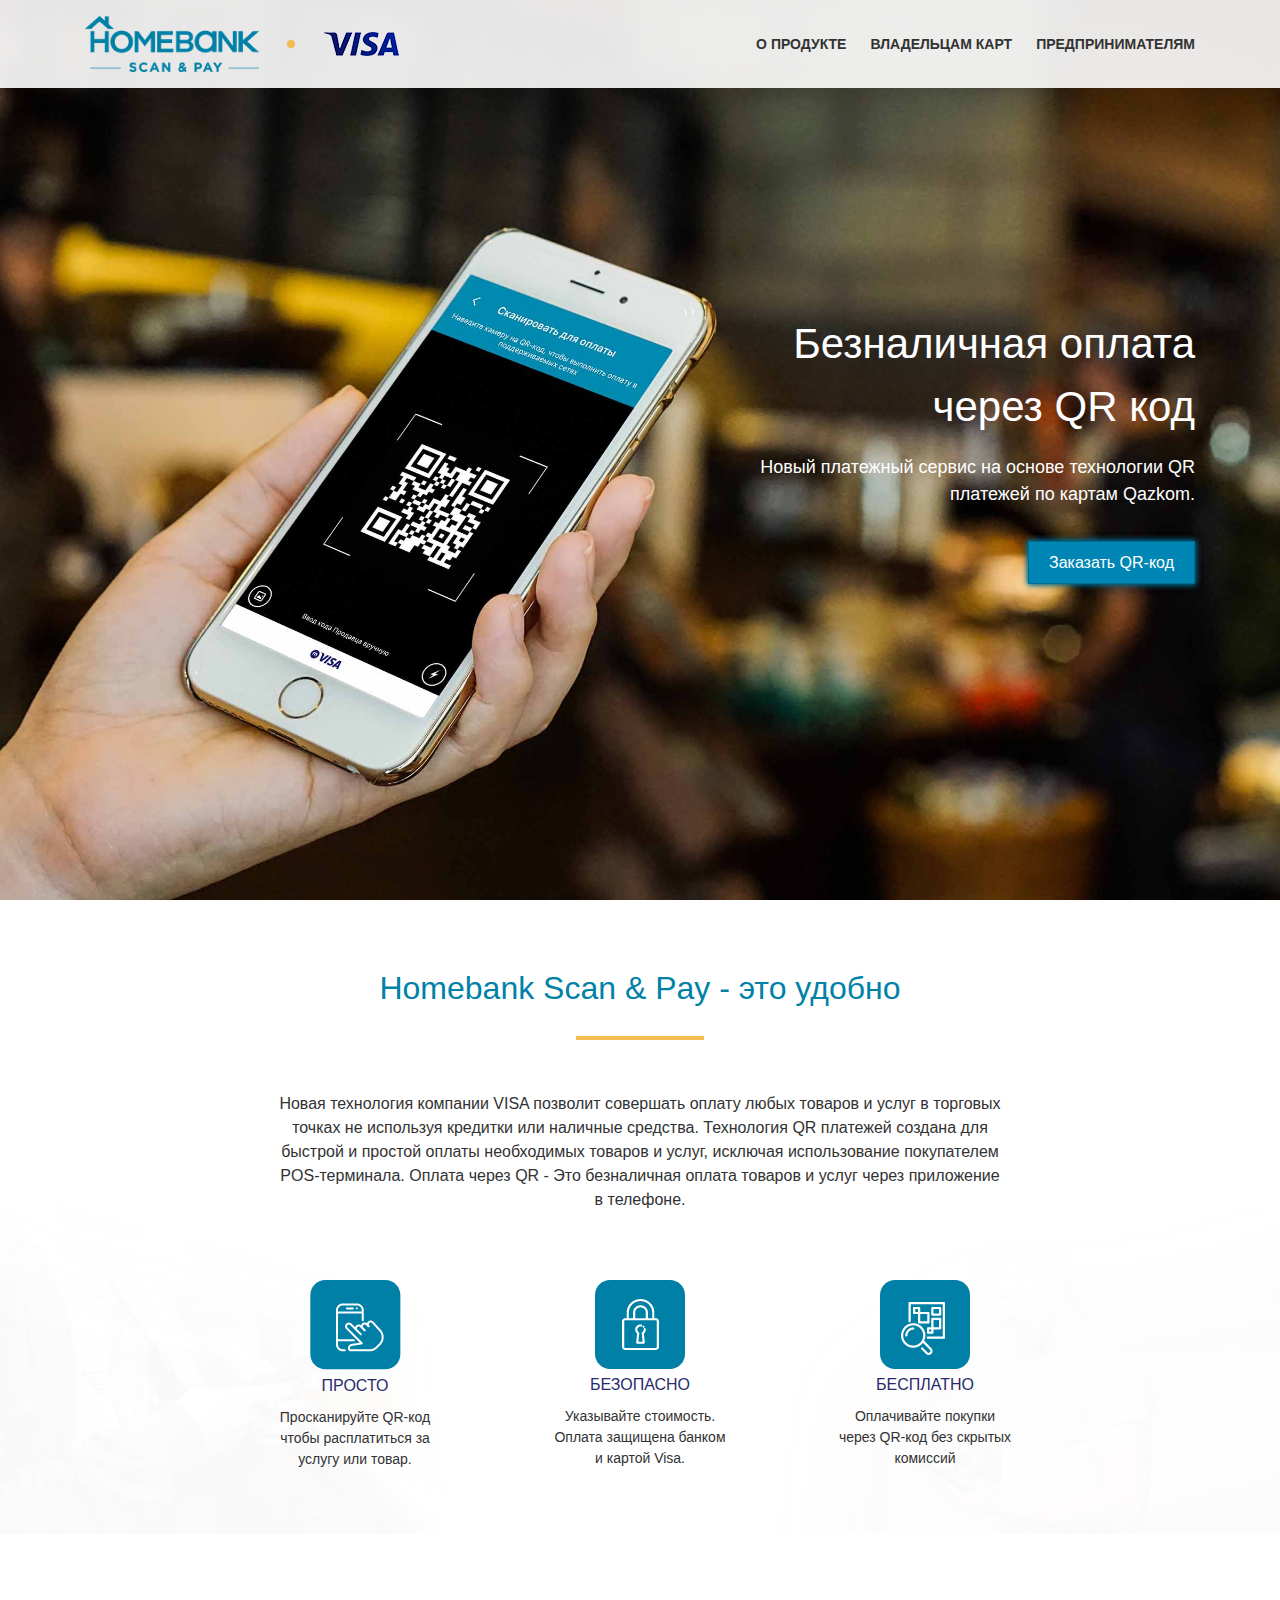
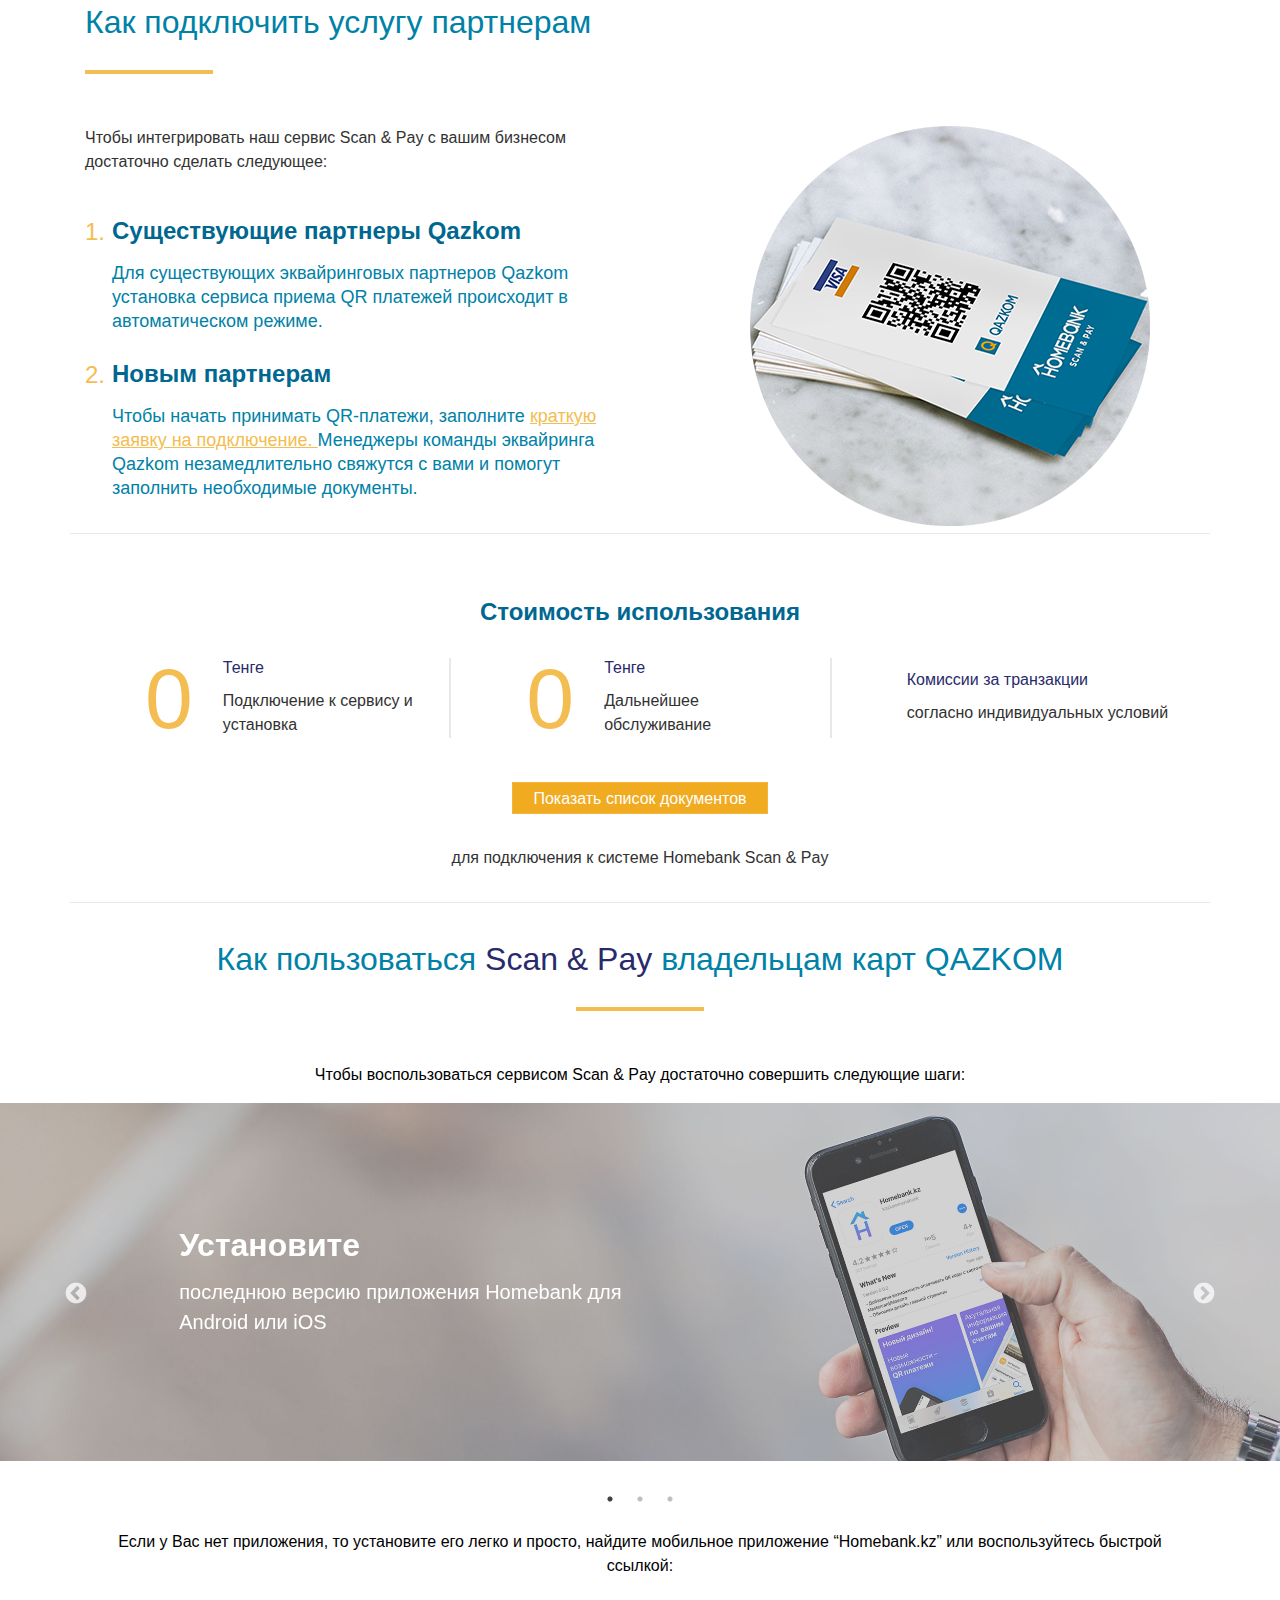
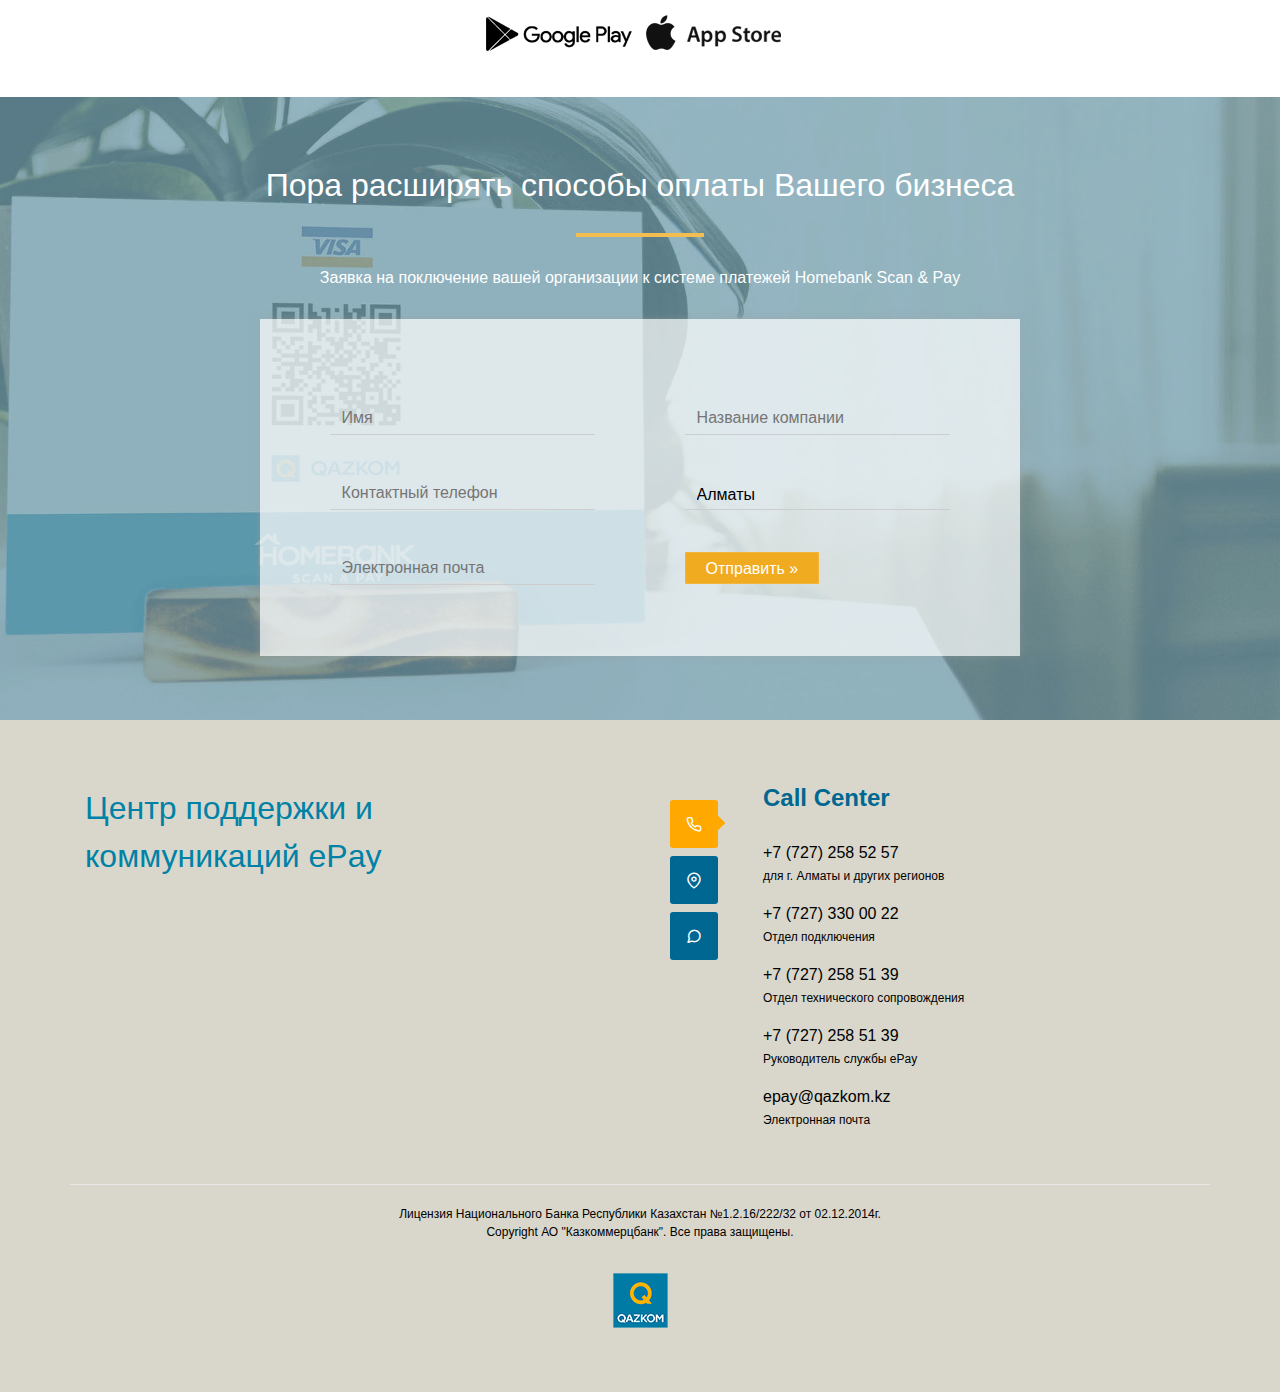
<file: index.html>
<!DOCTYPE html>
<html>
<head>
  <meta charset="utf-8">
  <meta name="viewport" content="width=device-width, initial-scale=1.0">
  <meta name="apple-itunes-app" content="app-id=440635615">
  <title>Document</title>
<link href="main.css" rel="stylesheet"></head>
<body>
  <header class="header">
    <div class="container">
        <div class="row justify-content-between">
            <div class="col-auto col-md-5">
                <a class="header__homebank" href="/">
                    <img class="header__logo-wrapper" src="static/images/logo-homebank.png" alt="homebank-logo">
                </a>
                <a class="header__dot"></a>
                <a>
                    <img class="header__logo-wrapper" src="static/images/logo-visa.png" alt="visa-logo">
                </a>
            </div>
            <div class="col-auto col-md-7 static">
                <nav class="header__nav" id="js-header__nav">
                    <a data-block="#js-connection">Предпринимателям</a>
                    <a data-block="#js-steps">Владельцам карт</a>
                    <a data-block="#js-benefits">О продукте</a>
                </nav>
            </div>
        </div>
    </div>
    <div class="header__ham-wrapper">
        <div class="header__ham" id="js-header__ham">
            <span></span>
            <span></span>
            <span></span>
            <span></span>
            <span></span>  
            <span></span>
        </div>
    </div>
</header>


  <main class="main">
    <div class="container">
        <div class="row">
            <div class="col-md-7 col-lg-5 offset-md-5 offset-lg-7">
                <h1 class="heading heading--h1">Безналичная оплата через QR код</h1>

                <p class="text text__main text__main--p">Новый платежный сервис на основе технологии QR платежей по картам Qazkom.</p>

                <a href="order.html" class="button button--main">Заказать QR-код</a>
            </div>
        </div>
    </div>
</main>

  <section class="benefits main-container" id="js-benefits">
    <div class="container">
        <div class="row">
            <div class="col">
                <h2 class="heading heading--h2 heading--margin1 text--center">
                        Homebank Scan & Pay - это удобно
                </h2>
            </div>
        </div>
        <!-- div class="margin-bottom-2 text--center">
            <img src="static/images/steps.jpg" alt="steps">
        </div> -->
        <div class="row justify-content-center">
            <div class="col-sm-12 col-md-8 benefits__description text--center">
                <p>Новая технология компании VISA позволит совершать оплату любых товаров и услуг в торговых точках не используя кредитки или наличные средства. Технология QR платежей создана для быстрой и простой оплаты необходимых товаров и услуг, исключая использование покупателем POS-терминала. Оплата через QR - Это безналичная оплата товаров и услуг через приложение в телефоне.</p>
            </div>
        </div>
        <div class="row justify-content-center">
            <div class="col-sm-12 col-md-3">
                <div class="benefits__card text--center">
                    <img src="static/images/benefit-simple.png" alt="simple">
                    <h4 class="heading heading--h4 heading--margin2">Просто</h4>
                    <p class="text__benefits text__benefits--p">Просканируйте QR-код чтобы расплатиться за услугу или товар.</p>
                </div>
            </div>
            <div class="col-sm-12 col-md-3">
                <div class="benefits__card text--center">
                    <img src="static/images/benefit-security.png" alt="secure">
                    <h4 class="heading heading--h4 heading--margin2">Безопасно</h4>
                    <p class="text__benefits text__benefits--p">Указывайте стоимость. Оплата защищена банком и картой Visa.</p>
                </div>
            </div>
            <div class="col-sm-12 col-md-3">
                <div class="benefits__card text--center">
                    <img src="static/images/benefit-free.png" alt="free">
                    <h4 class="heading heading--h4 heading--margin2">Бесплатно</h4>
                    <p class="text__benefits text__benefits--p">Оплачивайте покупки через QR-код без скрытых комиссий</p>
                </div>
            </div>
        </div>
    </div>
</section>

  <section class="connection secondary-container" id="js-connection">
    <div class="container">
        <h2 class="heading heading--h2 heading--margin1 heading--left">
            Как подключить услугу партнерам
        </h2>
        <div class="row">
            <div class="col-12 col-md-6">
                <p class="margin-bottom-3">
                    Чтобы интегрировать наш сервис Scan & Pay с вашим бизнесом достаточно сделать следующее:
                </p>											
                <ul class="list">
                    <li class="list__item list__item--large">
                        <h4 class="heading heading--h5 heading--margin3 padding-bottom-1">
                            Существующие партнеры Qazkom
                        </h4>
                        <p>					
                            Для существующих эквайринговых партнеров Qazkom установка сервиса приема QR платежей происходит в автоматическом режиме.
                        </p>
                    </li>
                    <li class="list__item list__item--large">
                        <h4 class="heading heading--h5 heading--margin3 padding-bottom-1">
                            Новым партнерам
                        </h4>
                        <p>						 								
                            Чтобы начать принимать QR-платежи, заполните
                            <a href="" class="link link__connection--apply"> 
                                краткую заявку на подключение.
                            </a> Менеджеры команды эквайринга Qazkom незамедлительно свяжутся с вами и помогут заполнить необходимые документы.
                        </p>
                    </li>
                </ul>				
            </div>
            <div class="display-sm-none display-md-none col-md-3 offset-1">
                <div>
                    <img src="static/images/connection-block.png">
                </div>
            </div>				
        </div>
    </div>	
    <div class="container connection__cost padding-top-4">
        <h3 class="heading heading--h5 heading--margin3 text--center">
            Стоимость использования
        </h3>
        <div class="row">
            <div class="col-12 col-md connection__cost--border padding-right-1">
                <div class="row connection__cost--padding align-items-center">
                    <div class="col-auto">
                        <em class="connection__amount">0</em>
                    </div>
                    <div class="col">
                        <h4 class="heading heading--h4 heading--margin2 transform--none">
                            Тенге
                        </h4>
                        <p>
                            Подключение к сервису и установка
                        </p>
                    </div>
                </div>
            </div>
            <div class="col-12 col-md connection__cost--border">
                <div class="row connection__cost--padding align-items-center">
                    <div class="col-auto">
                        <em class="connection__amount">0</em>
                    </div>
                    <div class="col">
                        <h4 class="heading heading--h4 heading--margin2 transform--none">
                            Тенге
                        </h4>
                        <p>
                            Дальнейшее
                            <br>
                            обслуживание
                        </p>
                    </div>
                </div>
            </div>
            <div class="col-12 col-md connection__cost--border">
                <div class="row connection__cost--padding align-items-center">
                    <div class="col">					
                        <h4 class="heading heading--h4 heading--margin2 transform--none">
                            Комиссии за транзакции
                        </h4>
                        <p>
                            согласно индивидуальных условий
                        </p>
                    </div>
                </div>
            </div>
        </div>	
        <div class="row connection__documents text--center">
            <div class="col-12">
                <button id="show-documents" class="button button--connection">
                    Показать список документов
                </button>
            </div>
            <div class="col-12">
                <p class="margin-bottom-2">
                    для подключения к системе Homebank Scan & Pay
                </p>
            </div>
            <div id="documents-list" class="connection__documents--list">
                <ul class="list padding-left-half">
                    <li class="list__item list__item--small">
                        Заполненная анкета с печатью и подписью.
                    </li>
                    <li class="list__item list__item--small">
                        Полный пакет учредительных документов: устав, свидетельство о государственной регистрации (перерегистрации), копии удостоверений личности, РНН и ИИН учредителей(-я) и других лиц, имеющих право подписи финансовых документов.	
                    </li>
                    <li class="list__item list__item--small">
                        Карточка с образцами подписей руководителей и оттиска печати. Бланк можно получить в любом отделении банка или скачать с сайта: с печатью или без печати.
                    </li>
                    <li class="list__item list__item--small">
                        Копии удостоверения личности руководителей, имеющих право подписи финансовых документов.
                    </li>
                </ul>
            </div>
        </div>		
    </div>
</section>

  <div class="steps" id="js-steps">
  <div class="container">
    <div class="row justify-content-center">
      <div class="col">
        <h1 class="heading heading--h2 heading--margin1">Как пользоваться <span class="steps__h2-span">Scan & Pay</span> владельцам карт QAZKOM</h1>
      </div>
    </div>
    <div class="row">
      <div class="col">
        <p class="steps__desc margin-bottom-1">Чтобы воспользоваться сервисом Scan & Pay достаточно совершить следующие шаги:</p>
      </div>
    </div>
  </div>
  <div class="slider">
    <div class="slide padding-bottom-1"> 
      <p class="slider__paragraph"><b class="slider__paragraph--bold">Установите</b>последнюю версию приложения Homebank для Android или iOS</p>
      <img class="slider__img" src="static/images/step_1.png" alt="step1"/>
      <img class="slider__img-mobile" src="static/images/step_1_mobile.png">
    </div>
    <div class="slide padding-bottom-1">
      <p class="slider__paragraph"><b class="slider__paragraph--bold">Авторизуйтесь</b>в приложении Homebank и перейдите в раздел QR платежей</p>
      <img class="slider__img" src="static/images/step_2.png" alt="step2"/>
      <img class="slider__img-mobile" src="static/images/step_2_mobile.png">
    </div>
    <div class="slide padding-bottom-1">
      <p class="slider__paragraph"><b class="slider__paragraph--bold">Сканируйте</b>QR-коды для оплаты</p>
      <img class="slider__img" src="static/images/step_3.png" alt="step3"/>
      <img class="slider__img-mobile" src="static/images/step_3_mobile.png">
    </div>
  </div>
  <div class="container">
    <div class="row padding-top-1">
      <div class="col">
        <div class="steps__download-info">
          <p>Если у Вас нет приложения, то установите его легко и просто, найдите мобильное приложение “Homebank.kz” или воспользуйтесь быстрой ссылкой:</p>
          <div class="margin-top-2 margin-bottom-2">
            <a href="https://play.google.com/store/apps/details?id=kz.kkb.homebank" target="_blank">
              <img class="steps__download-img" src="static/images/badge-android.png"/>
            </a>
            <a href="https://itunes.apple.com/lv/app/homebank-kz/id440635615" target="_blank">
              <img class="steps__download-img" src="static/images/badge-ios.png"/>
            </a>
          </div>
        </div>
      </div>
    </div>
  </div>
</div>

  <div class="form main-container">
    <div class="container">
        <div class="row justify-content-center">
            <div class="col-12">
                <h2 class="heading heading--h2 heading--margin1">Пора расширять способы оплаты Вашего бизнеса</h2>
            </div>
        </div>
        <div class="row justify-content-center">
            <div class="col-12 col-md-9">
                <h4 class="heading heading--h5 text--center">Заявка на поключение вашей организации к системе платежей Homebank Scan & Pay</h4>
            </div>
        </div>
 
        <div class="row justify-content-center">
            <div class="col-11 col-md-8 form__form">				
                <form class="row justify-content-center" action="">
                    <div class="col-12 col-md-5">
                        <input placeholder="Имя" class="form__input input" type="text">
                    </div>		
                    <div class="col-12 col-md-5 offset-md-1">
                        <input placeholder="Название компании" id="user_company" class="form__input input" type="text">
                    </div>
                    <div class="col-12 col-md-5">
                        <input placeholder="Контактный телефон" id="user_phone" class="form__input input" autocomplete="off" type="text">
                    </div>		
                    <div class="col-12 col-md-5 offset-md-1">
                        <select placeholder="Город" class="form__input select">
                            <option class="select">Алматы</option>
                        </select>
                    </div>
                    <div class="col-12 col-md-5">
                        <input placeholder="Электронная почта" class="form__input input" type="text">
                    </div>		
                    <div class="col-12 col-md-5 offset-md-1">
                        <button id="btn" type="submit" class="form__button button button--form">Отправить »</button>
                    </div>
                </form>	
            </div>
        </div>
    </div>
</div>
  
  <section class="footer main-container">
    <div class="container">
        <div class="row justify-content-between">
            <div class="col-12 col-md-4">
                <h5 class="heading heading--h2 heading--left">
                    Центр поддержки и коммуникаций ePay
                </h5>
            </div>
            <div class="col-12 col-md-6 footer__right">
                <div class="footer__vertical-tabs">
                    <ul class="col-auto footer__menu margin-top-1">
                        <li class="icon__container  icon__container--active icon--phone js-control"></li>
                        <li class="icon__container icon--map-pin js-control"></li>
                        <li class="icon__container icon--message-circle js-control"></li>
                    </ul>
                    <ul class="col-auto footer__menu-content">
                        <li class="js-slide footer__js-block">
                            <div>
                                <h6 class="heading heading--h6 heading--margin3">
                                    Call Center
                                </h6>
                            </div>
                            <div>
                                <p class="heading heading--h6 heading--padding1">
                                    +7 (727) 258 52 57
                                </p>
                            </div>
                            <div class="footer__small-block">
                                <p class="heading heading--h6 heading--padding1 heading--text-align">
                                    для г. Алматы и других регионов
                                </p>
                            </div>
                            <div>
                                <p class="heading heading--h6 heading--padding1">
                                    +7 (727) 330 00 22
                                </p>
                            </div>
                            <div class="footer__small-block">
                                <p class="heading heading--h6 heading--padding1 heading--text-align">
                                    Отдел подключения
                                </p>
                            </div>
                            <div>
                                <p class="heading heading--h6 heading--padding1">
                                    +7 (727) 258 51 39
                                </p>
                            </div>
                            <div class="footer__small-block">
                                <p class="heading heading--h6 heading--padding1 heading--text-align">
                                    Отдел технического сопровождения
                                </p>
                            </div>
                            <div>
                                <p class="heading heading--h6 heading--padding1">
                                    +7 (727) 258 51 39
                                </p>
                            </div>
                            <div class="footer__small-block">
                                <p class="heading heading--h6 heading--padding1 heading--text-align">
                                    Руководитель службы ePay
                                </p>
                            </div>
                            <div>
                                <p class="heading heading--h6 heading--padding1">
                                    epay@qazkom.kz
                                </p>
                            </div>
                            <div>
                                <p class="heading heading--h6 heading--padding1 heading--text-align">
                                    Электронная почта
                                </p>
                            </div>
                        </li>   
                        <li class="js-slide footer__js-block">                                
                            <div>
                                <h6 class="heading heading--h6 heading--margin3">
                                    Быстрый поиск
                                </h6>
                            </div>
                            <div class="margin-top-half">
                                <a href="" class="link link__footer link__footer--search">
                                    Филиалы
                                </a>
                            </div>                                    
                            <div class="margin-top-half">
                                <a href="" class="link link__footer link__footer--search">
                                    Банкоматы
                                </a>
                            </div>
                            <div class="margin-top-half">
                                <a href="" class="link link__footer link__footer--search">
                                    Банковские киоски
                                </a>
                            </div>
                        </li> 
                        <li class="js-slide footer__js-block">
                            <div>
                                <h6 class="heading heading--h6 heading--margin3">
                                    Коммуникации
                                </h6>
                            </div>
                            <div class="margin-top-half margin-bottom-1">
                                <p class="heading heading--h6 heading--padding1">
                                    Мы в социальных сетях:
                                </p>
                            </div>                                    
                            <div class="footer__social-icons">
                                <a href="">
                                    <div class="footer__social footer__social-fb"></div>
                                </a>
                                <a href="">
                                    <div class="footer__social footer__social-tw"></div>
                                </a>
                                <a href="">
                                    <div class="footer__social footer__social-vk"></div>
                                </a>
                                <a href="">
                                    <div class="footer__social footer__social-yt"></div>
                                </a>
                                <a href="">
                                    <div class="footer__social footer__social-in"></div>
                                </a>
                            </div>
                            <div>
                                <a href="" class="link link__footer link__footer--communitcation">
                                    Оставить отзыв
                                </a>
                            </div>
                        </li>                      
                    </ul>
                </div>
            </div>
        </div>
    </div>      
    <div class="container footer__bottom">
        <div class="row">
            <div class="col">
                <div>
                    <p class="heading heading--h5 heading--margin5 text--center">
                        Лицензия Национального Банка Республики Казахстан №1.2.16/222/32 от 02.12.2014г.
                        <br>
                        Copyright АО "Казкоммерцбанк". Все права защищены.
                    </p>
                </div>
            </div>                          
        </div>
        <div class="row">
            <div class="col-12">
                <a href="" class="footer__copyright-logo"></a>
            </div>
        </div>  
    </div>
</section>
    

<script type="text/javascript" src="index.js"></script></body>
</html>
</file>
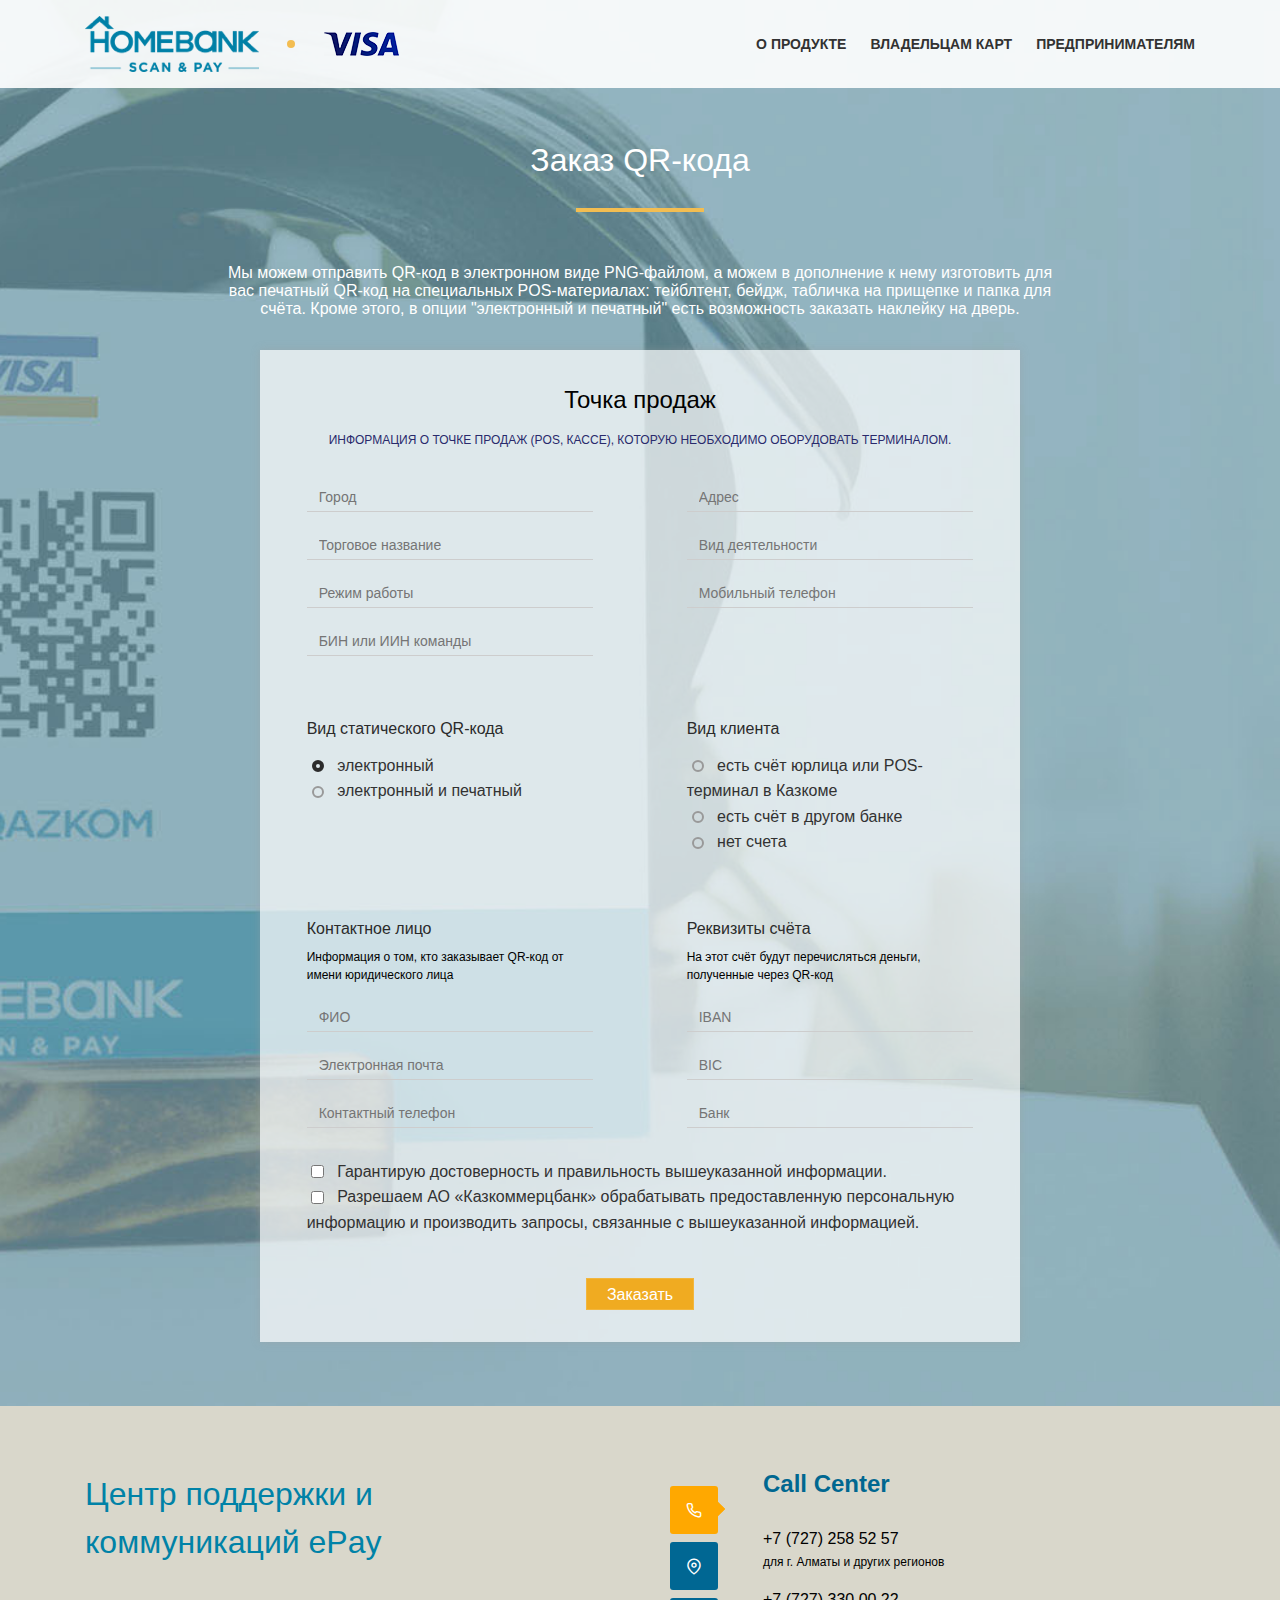
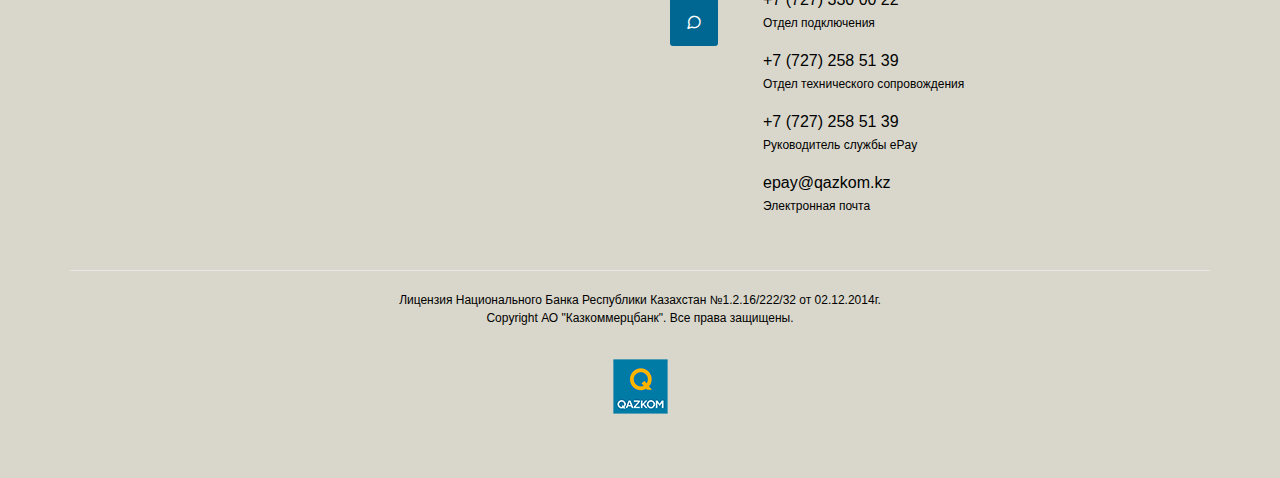
<file: order.html>
<!DOCTYPE html>
<html>
<head>
  <meta charset="utf-8">
  <meta name="viewport" content="width=device-width, initial-scale=1.0">
  <meta name="apple-itunes-app" content="app-id=440635615">
  <title>Order</title>
<link href="main.css" rel="stylesheet"></head>
<body>
  <header class="header">
    <div class="container">
        <div class="row justify-content-between">
            <div class="col-auto col-md-5">
                <a class="header__homebank" href="/">
                    <img class="header__logo-wrapper" src="static/images/logo-homebank.png" alt="homebank-logo">
                </a>
                <a class="header__dot"></a>
                <a>
                    <img class="header__logo-wrapper" src="static/images/logo-visa.png" alt="visa-logo">
                </a>
            </div>
            <div class="col-auto col-md-7 static">
                <nav class="header__nav" id="js-header__nav">
                    <a data-block="#js-connection">Предпринимателям</a>
                    <a data-block="#js-steps">Владельцам карт</a>
                    <a data-block="#js-benefits">О продукте</a>
                </nav>
            </div>
        </div>
    </div>
    <div class="header__ham-wrapper">
        <div class="header__ham" id="js-header__ham">
            <span></span>
            <span></span>
            <span></span>
            <span></span>
            <span></span>  
            <span></span>
        </div>
    </div>
</header>


  <div class="order main-container">
    <div class="container order__container">
        <div class="row justify-content-center">
            <div class="col">
                <h2 class="heading heading--h2 heading--margin1 heading--white-color">
                    Заказ QR-кода
                </h2>
            </div>
        </div>
        <div class="row justify-content-center">
            <div class="col-12 col-md-9">
                <h4 class="heading heading--h5 heading--white-color text--center">
                    Мы можем отправить QR-код в электронном виде PNG-файлом, а можем в дополнение к нему изготовить для вас печатный QR-код на специальных POS-материалах: тейблтент, бейдж, табличка на прищепке и папка для счёта. Кроме этого, в опции "электронный и печатный" есть возможность заказать наклейку на дверь.
                </h4>
            </div>
        </div>
        <div class="row justify-content-center">
            <div class="col-11 col-md-8 order__form">
                <form class="row justify-content-center" action="">
                    <div class="col-12">
                        <h2 class="heading heading--h3 padding-top-2 padding-bottom-1 text--center">
                            Точка продаж
                        </h2>
                        <h5 class="heading heading--h4 padding-bottom-1 heading--text-align1 heading--line-height1">
                            Информация о точке продаж (POS, кассе), которую необходимо оборудовать терминалом.
                        </h5>
                    </div>
                    <div class="col-12 col-md-5">
                        <input type="text" placeholder="Город" class="input order__input">
                        <input type="text" placeholder="Торговое название" class="input order__input">
                        <input type="text" placeholder="Режим работы" class="input order__input">
                        <input type="text" placeholder="БИН или ИИН команды" class="input order__input">
                    </div>
                    <div class="col-12 col-md-5 offset-md-1">
                        <input type="text" placeholder="Адрес" class="input order__input">
                        <input type="text" placeholder="Вид деятельности" class="input order__input">
                        <input type="text" placeholder="Мобильный телефон" class="input order__input">
                    </div>
                    <div class="col-12 col-md-5">
                        <h4 class="heading heading--h5 heading--padding5">
                            Вид статического QR-кода
                        </h4>
                        <ul>
                            <li>
                                <input id="js-qrcode-off" checked type="radio" name="code-info" class="order__radio">
                                <label for="js-qrcode-off" class="order__label">
                                    электронный
                                </label>
                            </li>
                            <li>
                                <input id="js-qrcode-on" type="radio" name="code-info" class="order__radio">
                                <label for="js-qrcode-on" class="order__label">
                                    электронный и печатный
                                </label>
                            </li>
                        </ul>
                    </div>
                    <div class="col-12 col-md-5 offset-md-1">
                        <h4 class="heading heading--h5 heading--padding5">
                            Вид клиента
                        </h4>
                        <ul>
                            <li>
                                <input id="c-1" type="radio" name="client-info" class="order__radio">
                                <label for="c-1" class="order__label">
                                    есть счёт юрлица или POS-терминал в Казкоме
                                </label>
                            </li>
                            <li>
                                <input id="c-2" type="radio" name="client-info" class="order__radio">
                                <label for="c-2" class="order__label">
                                    есть счёт в другом банке
                                </label>
                            </li>
                            <li>
                                <input id="c-3" type="radio" name="client-info" class="order__radio">
                                <label for="c-3" class="order__label">
                                    нет счета
                                </label>
                            </li>
                        </ul>
                    </div>
                    <div class="col-12 col-md-11 form--qr-code">
                        <h4 class="heading heading--h5 heading--padding3 form--margin-bottom">
                            Печатный QR-код
                        </h4>
                        <p class="heading heading--h6 heading--text-align2 heading--padding4 form--qr-code-comment">
                            Укажите виды и количество необходимых POS-материалов с QR-кодом.
                        </p>
                    </div>    
                    <div class="col-12 col-md-5 form--qr-code padding-bottom-2">    
                        <label>Тейблтент</label>
                        <select class="select">
                            <option>0</option>
                            <option>1</option>
                            <option>2</option>
                            <option>3</option>
                            <option>4</option>
                            <option>5</option>
                        </select>
                    </div>
                    <div class="col-12 col-md-5 offset-md-1 form--qr-code padding-bottom-2">
                        <div>
                            <p class="heading heading--h6 heading--text-align2 heading--padding4 form--qr-code-comment">
                                Настольный держатель размера А5 для установки на стойке, прилавке или столиках
                            </p>
                        </div>
                    </div>
                    <div class="col-12 col-md-5 form--qr-code padding-bottom-2">    
                        <label>Бейдж</label>
                        <select class="select">
                            <option>0</option>
                            <option>1</option>
                            <option>2</option>
                            <option>3</option>
                            <option>4</option>
                            <option>5</option>
                        </select>
                    </div>
                    <div class="col-12 col-md-5 offset-md-1 form--qr-code padding-bottom-2">
                        <p class="heading heading--h6 heading--text-align2 heading--padding4 form--qr-code-comment">
                            Бейдж в формате А7 и лентой для ношения на шее
                        </p>
                    </div>   
                    <div class="col-12 col-md-5 form--qr-code padding-bottom-2">    
                        <label>Табличка на прищепке</label>
                        <select class="select">
                            <option>0</option>
                            <option>1</option>
                            <option>2</option>
                            <option>3</option>
                            <option>4</option>
                            <option>5</option>
                        </select>
                    </div>
                    <div class="col-12 col-md-5 offset-md-1 form--qr-code padding-bottom-2">
                        <p class="heading heading--h6 heading--text-align2 heading--padding4 form--qr-code-comment">
                            Табличка размера А5 для крепления на ящике, коробке или трубчатой раме прилавка
                        </p>
                    </div>    
                    <div class="col-12 col-md-5 form--qr-code padding-bottom-2">    
                        <label>Папка для счёта</label>
                        <select class="select">
                            <option>0</option>
                            <option>1</option>
                            <option>2</option>
                            <option>3</option>
                            <option>4</option>
                            <option>5</option>
                        </select>
                    </div>
                    <div class="col-12 col-md-5 offset-md-1 form--qr-code padding-bottom-2">
                        <p class="heading heading--h6 heading--text-align2 heading--padding4 form--qr-code-comment">
                            Небольшая папка для передачи клиенту счёта за заказ
                        </p>
                    </div>    
                    <div class="col-12 col-md-5 form--qr-code padding-bottom-2">    
                        <label>Наклейка на дверь</label>
                        <select class="select">
                            <option>0</option>
                            <option>1</option>
                            <option>2</option>
                            <option>3</option>
                            <option>4</option>
                            <option>5</option>
                        </select>
                    </div>
                    <div class="col-12 col-md-5 offset-md-1 form--qr-code padding-bottom-2">
                        <p class="heading heading--h6 heading--text-align2 heading--padding4 heading--line-height1">
                            Наклейка с логотипами платёжных систем, для обозначения возможности приёма оплаты через QR-код
                        </p>
                    </div>
                    <div id="contact" class="col-12 col-md-5">
                        <h5 class="heading heading--h5 heading--padding3 form--margin-bottom">
                            Контактное лицо
                        </h5>
                        <p class="heading heading--h6 heading--text-align2 heading--padding4 heading--line-height1">
                            Информация о том, кто заказывает QR-код от имени юридического лица
                        </p>
                        <input type="text" placeholder="ФИО" class="input order__input">
                        <input type="email" placeholder="Электронная почта" class="input order__input">
                        <input type="text" placeholder="Контактный телефон" class="input order__input">
                    </div>
                    <div id="account" class="col-12 col-md-5 offset-md-1">
                        <h5 class="heading heading--h5 heading--padding3 form--margin-bottom">
                            Реквизиты счёта
                        </h5>
                        <p class="heading heading--h6 heading--text-align2 heading--padding4 heading--line-height1">
                            На этот счёт будут перечисляться деньги, полученные через QR-код
                        </p>
                        <input type="text" placeholder="IBAN" class="input order__input">
                        <input type="text" placeholder="BIC" class="input order__input">
                        <input type="text" placeholder="Банк" class="input order__input">
                    </div>
                    <div class="col-12 col-md-11 form__padding">
                        <ul>
                            <li>
                                <input id="c-4" type="checkbox" class="order__checkbox">
                                <label for="c-4" class="order__label">
                                    Гарантирую достоверность и правильность вышеуказанной информации.
                                </label>
                            </li>
                            <li>
                                <input id="c-5" type="checkbox" class="order__checkbox">
                                <label for="c-5" class="order__label">
                                    Разрешаем АО «Казкоммерцбанк» обрабатывать предоставленную персональную информацию и производить запросы, связанные с вышеуказанной информацией.
                                </label>
                            </li>
                        </ul>
                    </div>
                    <div class="col text--center">
                        <button type="submit" class="button button--form form__button">Заказать</button>
                    </div>
                </form>
            </div>
        </div>
    </div>
</div>

  
  <section class="footer main-container">
    <div class="container">
        <div class="row justify-content-between">
            <div class="col-12 col-md-4">
                <h5 class="heading heading--h2 heading--left">
                    Центр поддержки и коммуникаций ePay
                </h5>
            </div>
            <div class="col-12 col-md-6 footer__right">
                <div class="footer__vertical-tabs">
                    <ul class="col-auto footer__menu margin-top-1">
                        <li class="icon__container  icon__container--active icon--phone js-control"></li>
                        <li class="icon__container icon--map-pin js-control"></li>
                        <li class="icon__container icon--message-circle js-control"></li>
                    </ul>
                    <ul class="col-auto footer__menu-content">
                        <li class="js-slide footer__js-block">
                            <div>
                                <h6 class="heading heading--h6 heading--margin3">
                                    Call Center
                                </h6>
                            </div>
                            <div>
                                <p class="heading heading--h6 heading--padding1">
                                    +7 (727) 258 52 57
                                </p>
                            </div>
                            <div class="footer__small-block">
                                <p class="heading heading--h6 heading--padding1 heading--text-align">
                                    для г. Алматы и других регионов
                                </p>
                            </div>
                            <div>
                                <p class="heading heading--h6 heading--padding1">
                                    +7 (727) 330 00 22
                                </p>
                            </div>
                            <div class="footer__small-block">
                                <p class="heading heading--h6 heading--padding1 heading--text-align">
                                    Отдел подключения
                                </p>
                            </div>
                            <div>
                                <p class="heading heading--h6 heading--padding1">
                                    +7 (727) 258 51 39
                                </p>
                            </div>
                            <div class="footer__small-block">
                                <p class="heading heading--h6 heading--padding1 heading--text-align">
                                    Отдел технического сопровождения
                                </p>
                            </div>
                            <div>
                                <p class="heading heading--h6 heading--padding1">
                                    +7 (727) 258 51 39
                                </p>
                            </div>
                            <div class="footer__small-block">
                                <p class="heading heading--h6 heading--padding1 heading--text-align">
                                    Руководитель службы ePay
                                </p>
                            </div>
                            <div>
                                <p class="heading heading--h6 heading--padding1">
                                    epay@qazkom.kz
                                </p>
                            </div>
                            <div>
                                <p class="heading heading--h6 heading--padding1 heading--text-align">
                                    Электронная почта
                                </p>
                            </div>
                        </li>   
                        <li class="js-slide footer__js-block">                                
                            <div>
                                <h6 class="heading heading--h6 heading--margin3">
                                    Быстрый поиск
                                </h6>
                            </div>
                            <div class="margin-top-half">
                                <a href="" class="link link__footer link__footer--search">
                                    Филиалы
                                </a>
                            </div>                                    
                            <div class="margin-top-half">
                                <a href="" class="link link__footer link__footer--search">
                                    Банкоматы
                                </a>
                            </div>
                            <div class="margin-top-half">
                                <a href="" class="link link__footer link__footer--search">
                                    Банковские киоски
                                </a>
                            </div>
                        </li> 
                        <li class="js-slide footer__js-block">
                            <div>
                                <h6 class="heading heading--h6 heading--margin3">
                                    Коммуникации
                                </h6>
                            </div>
                            <div class="margin-top-half margin-bottom-1">
                                <p class="heading heading--h6 heading--padding1">
                                    Мы в социальных сетях:
                                </p>
                            </div>                                    
                            <div class="footer__social-icons">
                                <a href="">
                                    <div class="footer__social footer__social-fb"></div>
                                </a>
                                <a href="">
                                    <div class="footer__social footer__social-tw"></div>
                                </a>
                                <a href="">
                                    <div class="footer__social footer__social-vk"></div>
                                </a>
                                <a href="">
                                    <div class="footer__social footer__social-yt"></div>
                                </a>
                                <a href="">
                                    <div class="footer__social footer__social-in"></div>
                                </a>
                            </div>
                            <div>
                                <a href="" class="link link__footer link__footer--communitcation">
                                    Оставить отзыв
                                </a>
                            </div>
                        </li>                      
                    </ul>
                </div>
            </div>
        </div>
    </div>      
    <div class="container footer__bottom">
        <div class="row">
            <div class="col">
                <div>
                    <p class="heading heading--h5 heading--margin5 text--center">
                        Лицензия Национального Банка Республики Казахстан №1.2.16/222/32 от 02.12.2014г.
                        <br>
                        Copyright АО "Казкоммерцбанк". Все права защищены.
                    </p>
                </div>
            </div>                          
        </div>
        <div class="row">
            <div class="col-12">
                <a href="" class="footer__copyright-logo"></a>
            </div>
        </div>  
    </div>
</section>
    

<script type="text/javascript" src="index.js"></script></body>
</html>
</file>
<file: main.css>
.slick-slider{box-sizing:border-box;-webkit-touch-callout:none;-webkit-user-select:none;-moz-user-select:none;-ms-user-select:none;user-select:none;touch-action:pan-y;-webkit-tap-highlight-color:transparent}.slick-list,.slick-slider{position:relative;display:block}.slick-list{overflow:hidden;margin:0;padding:0}.slick-list:focus{outline:none}.slick-list.dragging{cursor:pointer;cursor:hand}.slick-slider .slick-list,.slick-slider .slick-track{transform:translateZ(0)}.slick-track{position:relative;left:0;top:0;display:block;margin-left:auto;margin-right:auto}.slick-track:after,.slick-track:before{content:"";display:table}.slick-track:after{clear:both}.slick-loading .slick-track{visibility:hidden}.slick-slide{float:left;height:100%;min-height:1px;display:none}[dir=rtl] .slick-slide{float:right}.slick-slide img{display:block}.slick-slide.slick-loading img{display:none}.slick-slide.dragging img{pointer-events:none}.slick-initialized .slick-slide{display:block}.slick-loading .slick-slide{visibility:hidden}.slick-vertical .slick-slide{display:block;height:auto;border:1px solid transparent}.slick-arrow.slick-hidden{display:none}.slick-loading .slick-list{background:#fff url(node_modules/slick-carousel/slick/ajax-loader.gif) 50% no-repeat}@font-face{font-family:slick;src:url(node_modules/slick-carousel/slick/fonts/slick.eot);src:url(node_modules/slick-carousel/slick/fonts/slick.eot?#iefix) format("embedded-opentype"),url(node_modules/slick-carousel/slick/fonts/slick.woff) format("woff"),url(node_modules/slick-carousel/slick/fonts/slick.ttf) format("truetype"),url(node_modules/slick-carousel/slick/fonts/slick.svg#slick) format("svg");font-weight:400;font-style:normal}.slick-next,.slick-prev{position:absolute;display:block;height:20px;width:20px;line-height:0;font-size:0;cursor:pointer;color:transparent;top:50%;transform:translateY(-50%);padding:0;border:none;outline:none}.slick-next:focus,.slick-next:hover,.slick-prev:focus,.slick-prev:hover{outline:none;background:transparent;color:transparent}.slick-next:focus:before,.slick-next:hover:before,.slick-prev:focus:before,.slick-prev:hover:before{opacity:1}.slick-next.slick-disabled:before,.slick-prev.slick-disabled:before{opacity:.25}.slick-next:before,.slick-prev:before{font-family:slick;font-size:20px;line-height:1;color:#fff;opacity:.75;-webkit-font-smoothing:antialiased;-moz-osx-font-smoothing:grayscale}.slick-prev{left:-25px}[dir=rtl] .slick-prev{left:auto;right:-25px}.slick-prev:before{content:"\2190"}[dir=rtl] .slick-prev:before{content:"\2192"}.slick-next{right:-25px}[dir=rtl] .slick-next{left:-25px;right:auto}.slick-next:before{content:"\2192"}[dir=rtl] .slick-next:before{content:"\2190"}.slick-dotted.slick-slider{margin-bottom:30px}.slick-dots{position:absolute;bottom:-25px;list-style:none;display:block;text-align:center;padding:0;margin:0;width:100%}.slick-dots li{position:relative;display:inline-block;margin:0 5px;padding:0}.slick-dots li,.slick-dots li button{height:20px;width:20px;cursor:pointer}.slick-dots li button{border:0;background:transparent;display:block;outline:none;line-height:0;font-size:0;color:transparent;padding:5px}.slick-dots li button:focus,.slick-dots li button:hover{outline:none}.slick-dots li button:focus:before,.slick-dots li button:hover:before{opacity:1}.slick-dots li button:before{position:absolute;top:0;left:0;content:"\2022";width:20px;height:20px;font-family:slick;font-size:6px;line-height:20px;text-align:center;color:#000;opacity:.25;-webkit-font-smoothing:antialiased;-moz-osx-font-smoothing:grayscale}.slick-dots li.slick-active button:before{color:#000;opacity:.75}a,abbr,acronym,address,applet,article,aside,audio,b,big,blockquote,body,canvas,caption,center,cite,code,dd,del,details,dfn,div,dl,dt,em,embed,fieldset,figcaption,figure,footer,form,h1,h2,h3,h4,h5,h6,header,hgroup,html,i,iframe,img,ins,kbd,label,legend,li,mark,menu,nav,object,ol,output,p,pre,q,ruby,s,samp,section,small,span,strike,strong,sub,summary,sup,table,tbody,td,tfoot,th,thead,time,tr,tt,u,ul,var,video{margin:0;padding:0;border:0;font-size:100%;font:inherit;vertical-align:baseline}article,aside,details,figcaption,figure,footer,header,hgroup,menu,nav,section{display:block}body{line-height:1}ol,ul{list-style:none}blockquote,q{quotes:none}blockquote:after,blockquote:before,q:after,q:before{content:"";content:none}table{border-collapse:collapse;border-spacing:0}@media (min-width:320px) and (max-width:768px){p{font-size:.9rem;line-height:1rem}}html{font-family:-apple-system,BlinkMacSystemFont,Segoe UI,Roboto,Helvetica Neue,Arial,sans-serif;font-size:16px;-webkit-text-size-adjust:100%;-ms-text-size-adjust:100%;-webkit-tap-highlight-color:rgba(0,0,0,0)}*,:after,:before{box-sizing:border-box}body{font-weight:400;font-size:1rem;line-height:1.5;letter-spacing:normal;color:#323232}@-ms-viewport{width:device-width}html{box-sizing:border-box;-ms-overflow-style:scrollbar}*,:after,:before{box-sizing:inherit}.container{width:100%;padding-right:15px;padding-left:15px;margin-right:auto;margin-left:auto}@media (min-width:576px){.container{max-width:540px}}@media (min-width:768px){.container{max-width:720px}}@media (min-width:992px){.container{max-width:960px}}@media (min-width:1200px){.container{max-width:1140px}}.container-fluid{width:100%;padding-right:15px;padding-left:15px;margin-right:auto;margin-left:auto}.row{display:flex;flex-wrap:wrap;margin-right:-15px;margin-left:-15px}.no-gutters{margin-right:0;margin-left:0}.no-gutters>.col,.no-gutters>[class*=col-]{padding-right:0;padding-left:0}.col,.col-1,.col-2,.col-3,.col-4,.col-5,.col-6,.col-7,.col-8,.col-9,.col-10,.col-11,.col-12,.col-auto,.col-lg,.col-lg-1,.col-lg-2,.col-lg-3,.col-lg-4,.col-lg-5,.col-lg-6,.col-lg-7,.col-lg-8,.col-lg-9,.col-lg-10,.col-lg-11,.col-lg-12,.col-lg-auto,.col-md,.col-md-1,.col-md-2,.col-md-3,.col-md-4,.col-md-5,.col-md-6,.col-md-7,.col-md-8,.col-md-9,.col-md-10,.col-md-11,.col-md-12,.col-md-auto,.col-sm,.col-sm-1,.col-sm-2,.col-sm-3,.col-sm-4,.col-sm-5,.col-sm-6,.col-sm-7,.col-sm-8,.col-sm-9,.col-sm-10,.col-sm-11,.col-sm-12,.col-sm-auto,.col-xl,.col-xl-1,.col-xl-2,.col-xl-3,.col-xl-4,.col-xl-5,.col-xl-6,.col-xl-7,.col-xl-8,.col-xl-9,.col-xl-10,.col-xl-11,.col-xl-12,.col-xl-auto{position:relative;width:100%;min-height:1px;padding-right:15px;padding-left:15px}.col{flex-basis:0;flex-grow:1;max-width:100%}.col-auto{flex:0 0 auto;width:auto;max-width:none}.col-1{flex:0 0 8.333333%;max-width:8.333333%}.col-2{flex:0 0 16.666667%;max-width:16.666667%}.col-3{flex:0 0 25%;max-width:25%}.col-4{flex:0 0 33.333333%;max-width:33.333333%}.col-5{flex:0 0 41.666667%;max-width:41.666667%}.col-6{flex:0 0 50%;max-width:50%}.col-7{flex:0 0 58.333333%;max-width:58.333333%}.col-8{flex:0 0 66.666667%;max-width:66.666667%}.col-9{flex:0 0 75%;max-width:75%}.col-10{flex:0 0 83.333333%;max-width:83.333333%}.col-11{flex:0 0 91.666667%;max-width:91.666667%}.col-12{flex:0 0 100%;max-width:100%}.order-first{order:-1}.order-last{order:13}.order-0{order:0}.order-1{order:1}.order-2{order:2}.order-3{order:3}.order-4{order:4}.order-5{order:5}.order-6{order:6}.order-7{order:7}.order-8{order:8}.order-9{order:9}.order-10{order:10}.order-11{order:11}.order-12{order:12}.offset-1{margin-left:8.333333%}.offset-2{margin-left:16.666667%}.offset-3{margin-left:25%}.offset-4{margin-left:33.333333%}.offset-5{margin-left:41.666667%}.offset-6{margin-left:50%}.offset-7{margin-left:58.333333%}.offset-8{margin-left:66.666667%}.offset-9{margin-left:75%}.offset-10{margin-left:83.333333%}.offset-11{margin-left:91.666667%}@media (min-width:576px){.col-sm{flex-basis:0;flex-grow:1;max-width:100%}.col-sm-auto{flex:0 0 auto;width:auto;max-width:none}.col-sm-1{flex:0 0 8.333333%;max-width:8.333333%}.col-sm-2{flex:0 0 16.666667%;max-width:16.666667%}.col-sm-3{flex:0 0 25%;max-width:25%}.col-sm-4{flex:0 0 33.333333%;max-width:33.333333%}.col-sm-5{flex:0 0 41.666667%;max-width:41.666667%}.col-sm-6{flex:0 0 50%;max-width:50%}.col-sm-7{flex:0 0 58.333333%;max-width:58.333333%}.col-sm-8{flex:0 0 66.666667%;max-width:66.666667%}.col-sm-9{flex:0 0 75%;max-width:75%}.col-sm-10{flex:0 0 83.333333%;max-width:83.333333%}.col-sm-11{flex:0 0 91.666667%;max-width:91.666667%}.col-sm-12{flex:0 0 100%;max-width:100%}.order-sm-first{order:-1}.order-sm-last{order:13}.order-sm-0{order:0}.order-sm-1{order:1}.order-sm-2{order:2}.order-sm-3{order:3}.order-sm-4{order:4}.order-sm-5{order:5}.order-sm-6{order:6}.order-sm-7{order:7}.order-sm-8{order:8}.order-sm-9{order:9}.order-sm-10{order:10}.order-sm-11{order:11}.order-sm-12{order:12}.offset-sm-0{margin-left:0}.offset-sm-1{margin-left:8.333333%}.offset-sm-2{margin-left:16.666667%}.offset-sm-3{margin-left:25%}.offset-sm-4{margin-left:33.333333%}.offset-sm-5{margin-left:41.666667%}.offset-sm-6{margin-left:50%}.offset-sm-7{margin-left:58.333333%}.offset-sm-8{margin-left:66.666667%}.offset-sm-9{margin-left:75%}.offset-sm-10{margin-left:83.333333%}.offset-sm-11{margin-left:91.666667%}}@media (min-width:768px){.col-md{flex-basis:0;flex-grow:1;max-width:100%}.col-md-auto{flex:0 0 auto;width:auto;max-width:none}.col-md-1{flex:0 0 8.333333%;max-width:8.333333%}.col-md-2{flex:0 0 16.666667%;max-width:16.666667%}.col-md-3{flex:0 0 25%;max-width:25%}.col-md-4{flex:0 0 33.333333%;max-width:33.333333%}.col-md-5{flex:0 0 41.666667%;max-width:41.666667%}.col-md-6{flex:0 0 50%;max-width:50%}.col-md-7{flex:0 0 58.333333%;max-width:58.333333%}.col-md-8{flex:0 0 66.666667%;max-width:66.666667%}.col-md-9{flex:0 0 75%;max-width:75%}.col-md-10{flex:0 0 83.333333%;max-width:83.333333%}.col-md-11{flex:0 0 91.666667%;max-width:91.666667%}.col-md-12{flex:0 0 100%;max-width:100%}.order-md-first{order:-1}.order-md-last{order:13}.order-md-0{order:0}.order-md-1{order:1}.order-md-2{order:2}.order-md-3{order:3}.order-md-4{order:4}.order-md-5{order:5}.order-md-6{order:6}.order-md-7{order:7}.order-md-8{order:8}.order-md-9{order:9}.order-md-10{order:10}.order-md-11{order:11}.order-md-12{order:12}.offset-md-0{margin-left:0}.offset-md-1{margin-left:8.333333%}.offset-md-2{margin-left:16.666667%}.offset-md-3{margin-left:25%}.offset-md-4{margin-left:33.333333%}.offset-md-5{margin-left:41.666667%}.offset-md-6{margin-left:50%}.offset-md-7{margin-left:58.333333%}.offset-md-8{margin-left:66.666667%}.offset-md-9{margin-left:75%}.offset-md-10{margin-left:83.333333%}.offset-md-11{margin-left:91.666667%}}@media (min-width:992px){.col-lg{flex-basis:0;flex-grow:1;max-width:100%}.col-lg-auto{flex:0 0 auto;width:auto;max-width:none}.col-lg-1{flex:0 0 8.333333%;max-width:8.333333%}.col-lg-2{flex:0 0 16.666667%;max-width:16.666667%}.col-lg-3{flex:0 0 25%;max-width:25%}.col-lg-4{flex:0 0 33.333333%;max-width:33.333333%}.col-lg-5{flex:0 0 41.666667%;max-width:41.666667%}.col-lg-6{flex:0 0 50%;max-width:50%}.col-lg-7{flex:0 0 58.333333%;max-width:58.333333%}.col-lg-8{flex:0 0 66.666667%;max-width:66.666667%}.col-lg-9{flex:0 0 75%;max-width:75%}.col-lg-10{flex:0 0 83.333333%;max-width:83.333333%}.col-lg-11{flex:0 0 91.666667%;max-width:91.666667%}.col-lg-12{flex:0 0 100%;max-width:100%}.order-lg-first{order:-1}.order-lg-last{order:13}.order-lg-0{order:0}.order-lg-1{order:1}.order-lg-2{order:2}.order-lg-3{order:3}.order-lg-4{order:4}.order-lg-5{order:5}.order-lg-6{order:6}.order-lg-7{order:7}.order-lg-8{order:8}.order-lg-9{order:9}.order-lg-10{order:10}.order-lg-11{order:11}.order-lg-12{order:12}.offset-lg-0{margin-left:0}.offset-lg-1{margin-left:8.333333%}.offset-lg-2{margin-left:16.666667%}.offset-lg-3{margin-left:25%}.offset-lg-4{margin-left:33.333333%}.offset-lg-5{margin-left:41.666667%}.offset-lg-6{margin-left:50%}.offset-lg-7{margin-left:58.333333%}.offset-lg-8{margin-left:66.666667%}.offset-lg-9{margin-left:75%}.offset-lg-10{margin-left:83.333333%}.offset-lg-11{margin-left:91.666667%}}@media (min-width:1200px){.col-xl{flex-basis:0;flex-grow:1;max-width:100%}.col-xl-auto{flex:0 0 auto;width:auto;max-width:none}.col-xl-1{flex:0 0 8.333333%;max-width:8.333333%}.col-xl-2{flex:0 0 16.666667%;max-width:16.666667%}.col-xl-3{flex:0 0 25%;max-width:25%}.col-xl-4{flex:0 0 33.333333%;max-width:33.333333%}.col-xl-5{flex:0 0 41.666667%;max-width:41.666667%}.col-xl-6{flex:0 0 50%;max-width:50%}.col-xl-7{flex:0 0 58.333333%;max-width:58.333333%}.col-xl-8{flex:0 0 66.666667%;max-width:66.666667%}.col-xl-9{flex:0 0 75%;max-width:75%}.col-xl-10{flex:0 0 83.333333%;max-width:83.333333%}.col-xl-11{flex:0 0 91.666667%;max-width:91.666667%}.col-xl-12{flex:0 0 100%;max-width:100%}.order-xl-first{order:-1}.order-xl-last{order:13}.order-xl-0{order:0}.order-xl-1{order:1}.order-xl-2{order:2}.order-xl-3{order:3}.order-xl-4{order:4}.order-xl-5{order:5}.order-xl-6{order:6}.order-xl-7{order:7}.order-xl-8{order:8}.order-xl-9{order:9}.order-xl-10{order:10}.order-xl-11{order:11}.order-xl-12{order:12}.offset-xl-0{margin-left:0}.offset-xl-1{margin-left:8.333333%}.offset-xl-2{margin-left:16.666667%}.offset-xl-3{margin-left:25%}.offset-xl-4{margin-left:33.333333%}.offset-xl-5{margin-left:41.666667%}.offset-xl-6{margin-left:50%}.offset-xl-7{margin-left:58.333333%}.offset-xl-8{margin-left:66.666667%}.offset-xl-9{margin-left:75%}.offset-xl-10{margin-left:83.333333%}.offset-xl-11{margin-left:91.666667%}}.d-none{display:none!important}.d-inline{display:inline!important}.d-inline-block{display:inline-block!important}.d-block{display:block!important}.d-table{display:table!important}.d-table-row{display:table-row!important}.d-table-cell{display:table-cell!important}.d-flex{display:flex!important}.d-inline-flex{display:inline-flex!important}@media (min-width:576px){.d-sm-none{display:none!important}.d-sm-inline{display:inline!important}.d-sm-inline-block{display:inline-block!important}.d-sm-block{display:block!important}.d-sm-table{display:table!important}.d-sm-table-row{display:table-row!important}.d-sm-table-cell{display:table-cell!important}.d-sm-flex{display:flex!important}.d-sm-inline-flex{display:inline-flex!important}}@media (min-width:768px){.d-md-none{display:none!important}.d-md-inline{display:inline!important}.d-md-inline-block{display:inline-block!important}.d-md-block{display:block!important}.d-md-table{display:table!important}.d-md-table-row{display:table-row!important}.d-md-table-cell{display:table-cell!important}.d-md-flex{display:flex!important}.d-md-inline-flex{display:inline-flex!important}}@media (min-width:992px){.d-lg-none{display:none!important}.d-lg-inline{display:inline!important}.d-lg-inline-block{display:inline-block!important}.d-lg-block{display:block!important}.d-lg-table{display:table!important}.d-lg-table-row{display:table-row!important}.d-lg-table-cell{display:table-cell!important}.d-lg-flex{display:flex!important}.d-lg-inline-flex{display:inline-flex!important}}@media (min-width:1200px){.d-xl-none{display:none!important}.d-xl-inline{display:inline!important}.d-xl-inline-block{display:inline-block!important}.d-xl-block{display:block!important}.d-xl-table{display:table!important}.d-xl-table-row{display:table-row!important}.d-xl-table-cell{display:table-cell!important}.d-xl-flex{display:flex!important}.d-xl-inline-flex{display:inline-flex!important}}@media print{.d-print-none{display:none!important}.d-print-inline{display:inline!important}.d-print-inline-block{display:inline-block!important}.d-print-block{display:block!important}.d-print-table{display:table!important}.d-print-table-row{display:table-row!important}.d-print-table-cell{display:table-cell!important}.d-print-flex{display:flex!important}.d-print-inline-flex{display:inline-flex!important}}.flex-row{flex-direction:row!important}.flex-column{flex-direction:column!important}.flex-row-reverse{flex-direction:row-reverse!important}.flex-column-reverse{flex-direction:column-reverse!important}.flex-wrap{flex-wrap:wrap!important}.flex-nowrap{flex-wrap:nowrap!important}.flex-wrap-reverse{flex-wrap:wrap-reverse!important}.justify-content-start{justify-content:flex-start!important}.justify-content-end{justify-content:flex-end!important}.justify-content-center{justify-content:center!important}.justify-content-between{justify-content:space-between!important}.justify-content-around{justify-content:space-around!important}.align-items-start{align-items:flex-start!important}.align-items-end{align-items:flex-end!important}.align-items-center{align-items:center!important}.align-items-baseline{align-items:baseline!important}.align-items-stretch{align-items:stretch!important}.align-content-start{align-content:flex-start!important}.align-content-end{align-content:flex-end!important}.align-content-center{align-content:center!important}.align-content-between{align-content:space-between!important}.align-content-around{align-content:space-around!important}.align-content-stretch{align-content:stretch!important}.align-self-auto{-ms-grid-row-align:auto!important;align-self:auto!important}.align-self-start{align-self:flex-start!important}.align-self-end{align-self:flex-end!important}.align-self-center{-ms-grid-row-align:center!important;align-self:center!important}.align-self-baseline{align-self:baseline!important}.align-self-stretch{-ms-grid-row-align:stretch!important;align-self:stretch!important}@media (min-width:576px){.flex-sm-row{flex-direction:row!important}.flex-sm-column{flex-direction:column!important}.flex-sm-row-reverse{flex-direction:row-reverse!important}.flex-sm-column-reverse{flex-direction:column-reverse!important}.flex-sm-wrap{flex-wrap:wrap!important}.flex-sm-nowrap{flex-wrap:nowrap!important}.flex-sm-wrap-reverse{flex-wrap:wrap-reverse!important}.justify-content-sm-start{justify-content:flex-start!important}.justify-content-sm-end{justify-content:flex-end!important}.justify-content-sm-center{justify-content:center!important}.justify-content-sm-between{justify-content:space-between!important}.justify-content-sm-around{justify-content:space-around!important}.align-items-sm-start{align-items:flex-start!important}.align-items-sm-end{align-items:flex-end!important}.align-items-sm-center{align-items:center!important}.align-items-sm-baseline{align-items:baseline!important}.align-items-sm-stretch{align-items:stretch!important}.align-content-sm-start{align-content:flex-start!important}.align-content-sm-end{align-content:flex-end!important}.align-content-sm-center{align-content:center!important}.align-content-sm-between{align-content:space-between!important}.align-content-sm-around{align-content:space-around!important}.align-content-sm-stretch{align-content:stretch!important}.align-self-sm-auto{-ms-grid-row-align:auto!important;align-self:auto!important}.align-self-sm-start{align-self:flex-start!important}.align-self-sm-end{align-self:flex-end!important}.align-self-sm-center{-ms-grid-row-align:center!important;align-self:center!important}.align-self-sm-baseline{align-self:baseline!important}.align-self-sm-stretch{-ms-grid-row-align:stretch!important;align-self:stretch!important}}@media (min-width:768px){.flex-md-row{flex-direction:row!important}.flex-md-column{flex-direction:column!important}.flex-md-row-reverse{flex-direction:row-reverse!important}.flex-md-column-reverse{flex-direction:column-reverse!important}.flex-md-wrap{flex-wrap:wrap!important}.flex-md-nowrap{flex-wrap:nowrap!important}.flex-md-wrap-reverse{flex-wrap:wrap-reverse!important}.justify-content-md-start{justify-content:flex-start!important}.justify-content-md-end{justify-content:flex-end!important}.justify-content-md-center{justify-content:center!important}.justify-content-md-between{justify-content:space-between!important}.justify-content-md-around{justify-content:space-around!important}.align-items-md-start{align-items:flex-start!important}.align-items-md-end{align-items:flex-end!important}.align-items-md-center{align-items:center!important}.align-items-md-baseline{align-items:baseline!important}.align-items-md-stretch{align-items:stretch!important}.align-content-md-start{align-content:flex-start!important}.align-content-md-end{align-content:flex-end!important}.align-content-md-center{align-content:center!important}.align-content-md-between{align-content:space-between!important}.align-content-md-around{align-content:space-around!important}.align-content-md-stretch{align-content:stretch!important}.align-self-md-auto{-ms-grid-row-align:auto!important;align-self:auto!important}.align-self-md-start{align-self:flex-start!important}.align-self-md-end{align-self:flex-end!important}.align-self-md-center{-ms-grid-row-align:center!important;align-self:center!important}.align-self-md-baseline{align-self:baseline!important}.align-self-md-stretch{-ms-grid-row-align:stretch!important;align-self:stretch!important}}@media (min-width:992px){.flex-lg-row{flex-direction:row!important}.flex-lg-column{flex-direction:column!important}.flex-lg-row-reverse{flex-direction:row-reverse!important}.flex-lg-column-reverse{flex-direction:column-reverse!important}.flex-lg-wrap{flex-wrap:wrap!important}.flex-lg-nowrap{flex-wrap:nowrap!important}.flex-lg-wrap-reverse{flex-wrap:wrap-reverse!important}.justify-content-lg-start{justify-content:flex-start!important}.justify-content-lg-end{justify-content:flex-end!important}.justify-content-lg-center{justify-content:center!important}.justify-content-lg-between{justify-content:space-between!important}.justify-content-lg-around{justify-content:space-around!important}.align-items-lg-start{align-items:flex-start!important}.align-items-lg-end{align-items:flex-end!important}.align-items-lg-center{align-items:center!important}.align-items-lg-baseline{align-items:baseline!important}.align-items-lg-stretch{align-items:stretch!important}.align-content-lg-start{align-content:flex-start!important}.align-content-lg-end{align-content:flex-end!important}.align-content-lg-center{align-content:center!important}.align-content-lg-between{align-content:space-between!important}.align-content-lg-around{align-content:space-around!important}.align-content-lg-stretch{align-content:stretch!important}.align-self-lg-auto{-ms-grid-row-align:auto!important;align-self:auto!important}.align-self-lg-start{align-self:flex-start!important}.align-self-lg-end{align-self:flex-end!important}.align-self-lg-center{-ms-grid-row-align:center!important;align-self:center!important}.align-self-lg-baseline{align-self:baseline!important}.align-self-lg-stretch{-ms-grid-row-align:stretch!important;align-self:stretch!important}}@media (min-width:1200px){.flex-xl-row{flex-direction:row!important}.flex-xl-column{flex-direction:column!important}.flex-xl-row-reverse{flex-direction:row-reverse!important}.flex-xl-column-reverse{flex-direction:column-reverse!important}.flex-xl-wrap{flex-wrap:wrap!important}.flex-xl-nowrap{flex-wrap:nowrap!important}.flex-xl-wrap-reverse{flex-wrap:wrap-reverse!important}.justify-content-xl-start{justify-content:flex-start!important}.justify-content-xl-end{justify-content:flex-end!important}.justify-content-xl-center{justify-content:center!important}.justify-content-xl-between{justify-content:space-between!important}.justify-content-xl-around{justify-content:space-around!important}.align-items-xl-start{align-items:flex-start!important}.align-items-xl-end{align-items:flex-end!important}.align-items-xl-center{align-items:center!important}.align-items-xl-baseline{align-items:baseline!important}.align-items-xl-stretch{align-items:stretch!important}.align-content-xl-start{align-content:flex-start!important}.align-content-xl-end{align-content:flex-end!important}.align-content-xl-center{align-content:center!important}.align-content-xl-between{align-content:space-between!important}.align-content-xl-around{align-content:space-around!important}.align-content-xl-stretch{align-content:stretch!important}.align-self-xl-auto{-ms-grid-row-align:auto!important;align-self:auto!important}.align-self-xl-start{align-self:flex-start!important}.align-self-xl-end{align-self:flex-end!important}.align-self-xl-center{-ms-grid-row-align:center!important;align-self:center!important}.align-self-xl-baseline{align-self:baseline!important}.align-self-xl-stretch{-ms-grid-row-align:stretch!important;align-self:stretch!important}}.input,.select{box-sizing:border-box;display:inline-block;height:32px;width:100%;padding:4px 0 0 12px;background:transparent;border:none;border-bottom:.5px solid #cdcdcd;border-radius:0;outline:none;font-size:1rem;-webkit-appearance:none}.input:focus,.select:focus{border-bottom:.5px solid #1cb7e3}.input[type=email]:invalid,.select[type=email]:invalid{border-bottom:.5px solid red}.button{color:#fff;cursor:pointer;outline:none;font-size:16px;font-weight:400;line-height:45px;margin:0 0 2em;position:relative;text-decoration:none;transition:all .15s linear}.button--main{padding:12px 20px;box-shadow:0 0 6px #00688c,0 0 6px #00739b;background:#0086b4;border:1px solid #006c91}.button--main:hover{background:#00759d;box-shadow:1px 1px 2px hsla(0,0%,100%,.2);text-decoration:none;text-shadow:-1px -1px 0 #005775;transition:all .25s linear}.button--connection{min-width:256px}.button--connection,.button--form{height:32px;line-height:32px;padding:0 20px;background:#f0ab21;border:1px solid #f2b63e}.button--connection:hover,.button--form:hover{background:#f3bd51;text-decoration:none;text-shadow:-1px -1px 0 #f0ac24;box-shadow:0 0 6px #f1b439,0 0 6px #f2b947;transition:all .25s linear}.link{font-size:100%;color:#121212}@media (min-width:320px) and (max-width:767px){.link{font-size:.9rem}}.link__main{color:#fff}.link__connection{font-size:1.125rem}.link__connection--apply{color:#f3bd51;line-height:1.5rem;transition:all .15s linear}.link__connection--apply:hover{text-shadow:0 0 .5px #f8d899,0 0 .5px #f8d899;transition:all .25s linear}@media (min-width:320px) and (max-width:767px){.link__connection--apply{line-height:1rem}}.link__footer{line-height:1.125}.link__footer--search{font-weight:600}.text{font-size:1.125rem;line-height:1.5}.text__main--p{color:#fff;margin-bottom:2rem}.text__benefits--p{font-size:.875rem;line-height:1.5}.text__form--label{color:#000;font-size:1rem;font-weight:600;letter-spacing:-.035rem}@media (min-width:320px) and (max-width:767px){.text__form--label{font-size:.875rem}}@media (max-width:320px){.text__form--label{font-size:.75rem}}.heading{color:#000}.heading--h1{font-size:2.625rem;font-weight:200;margin-bottom:1rem;color:#fff}@media (min-width:320px) and (max-width:767px){.heading--h1{font-size:2rem;text-align:center}}.heading--h2{position:relative;font-size:2rem;text-align:center}@media (min-width:320px) and (max-width:767px){.heading--h2{font-size:1.5rem}}.heading--h3{font-size:1.5rem}.heading--h4{font-size:1rem;line-height:1.125;font-weight:500;text-transform:uppercase;color:#292a6c}@media (min-width:320px) and (max-width:767px){.heading--h4{font-size:.8rem}}.heading--h5,.heading--h6{font-size:1rem;font-weight:400;line-height:1.125rem;padding-bottom:2rem}@media (min-width:320px) and (max-width:767px),(min-width:768px) and (max-width:991px){.heading--h5,.heading--h6{line-height:2rem;margin:5px 0 10px;font-size:1rem}}@media (min-width:320px) and (max-width:767px),(min-width:768px) and (max-width:991px){.heading--h6{line-height:.5rem;margin:5px 0 10px;font-size:1rem}}@font-face{font-family:icomoon;src:url(static/fonts/icons/icomoon.eot);src:url(static/fonts/icons/icomoon.eot#iefix) format("embedded-opentype"),url(static/fonts/icons/icomoon.ttf) format("truetype"),url(static/fonts/icons/icomoon.woff) format("woff"),url(static/fonts/icons/icomoon.svg#icomoon) format("svg");font-weight:400;font-style:normal}[class*=" icon-"],[class^=icon-]{font-family:icomoon!important;speak:none;font-style:normal;font-weight:400;font-variant:normal;text-transform:none;line-height:1;-webkit-font-smoothing:antialiased;-moz-osx-font-smoothing:grayscale}.icon__container{text-align:center;color:#fff;line-height:48px;width:48px;height:48px;background-color:#006793;cursor:pointer;margin-bottom:8px;border-radius:3px;position:relative}@media (max-width:320px){.icon__container{font-size:12px;line-height:32px;width:32px;height:32px;margin-bottom:16px}}.icon__container--active{background-color:#ffa800;cursor:default}.icon__container--active:after{content:"";position:absolute;top:18px;right:-5px;width:1px;height:1px;border:solid #ffa800;border-width:10px 10px 0 0;transform:rotate(45deg)}@media (max-width:320px){.icon__container--active:after{top:12px;right:-4px;border-width:8px 8px 0 0}}.icon--map-pin:before{content:"\E900"}.icon--message-circle:before{content:"\E901"}.icon--phone:before{content:"\E902"}.list{list-style:none;counter-reset:a;text-align:left}.list__item{list-style-position:inside;padding-left:1.5em;line-height:1.5rem;position:relative}.list__item:before{position:absolute;left:0;text-align:right;counter-increment:a;content:counter(a) ". ";color:#f3bd51;font-size:1em}.list__item--small{font-size:1rem;margin-bottom:.5rem}@media (min-width:320px) and (max-width:767px){.list__item--small{font-size:.7rem}}.list__item--small:before{top:0}.list__item--large{font-size:1.125rem;color:#0082a7;margin-bottom:2rem}.list__item--large:before{top:5px;font-size:1.5rem;line-height:.6rem}@media (min-width:320px) and (max-width:767px),(min-width:768px) and (max-width:991px){.list__item--large:before{line-height:1.4rem}}.benefits{background:url(static/images/bg-benefits.png) no-repeat;background-size:contain;background-position:bottom}.benefits__description{margin-bottom:4.25rem}.benefits__card{padding:0 2.5rem}@media (max-width:768px){.benefits__card{margin-bottom:1.5rem}}@media (max-width:992px){.benefits__card{padding:0 .5rem}}.main{min-height:100vh;height:auto;padding-top:312px;padding-bottom:64px;text-align:right;background-image:url(static/images/visual2.jpg);background-size:cover;background-position:50%}@media (min-width:768px) and (max-width:991px){.main{text-align:center;background-position-x:-650px;padding-top:280px}}@media (min-width:320px) and (max-width:767px){.main{text-align:center;background-position:100%;padding-top:270px}}@media (max-width:320px){.main{text-align:center;background-position:100%;padding-bottom:120px}}.form{background:url(static/images/visual-banner.jpg) no-repeat;background-position:50%;background-size:cover}@media (min-width:320px) and (max-width:767px),(min-width:768px) and (max-width:991px){.form{background-position:0}}.form__form{background-color:hsla(0,0%,100%,.7);padding:2.5rem;box-shadow:0 0 8px hsla(0,0%,62%,.4)}@media (min-width:768px) and (max-width:991px){.form__form{padding:0 1rem 2rem}}@media (min-width:320px) and (max-width:767px){.form__form{padding:1.5rem 2.5rem .5rem}}@media (max-width:320px){.form__form{padding:1rem 1.4rem 0}}.form__input{margin-top:2.7rem;padding:8px 0 8px 12px;width:100%}@media (min-width:320px) and (max-width:767px){.form__input{height:30px;margin:.4rem 0 .85rem;font-size:.875rem}}@media (max-width:320px){.form__input{height:38px;margin:.2rem 0 .65rem;font-size:.75rem}}@media (min-width:320px) and (max-width:767px){.form__button{margin-top:.85rem;font-size:.875rem}}.form h2{margin-bottom:2rem}.form h2,.form h4{color:#fff}.connection__documents--list-active,.text--left{text-align:left}.connection__documents--list-active,.padding-top-1{padding-top:1rem}.connection__cost{border-top:1px solid #e8e8e8;border-bottom:1px solid #e8e8e8}@media (min-width:320px) and (max-width:767px){.connection__cost{padding-top:2rem!important}}.connection__cost--border{border-right:2px solid #e8e8e8}@media (min-width:320px) and (max-width:767px){.connection__cost--border{border-right:none;border-bottom:1px solid #f9f9f9;padding:1rem 4rem}}@media (min-width:768px) and (max-width:991px){.connection__cost--border{border-right:2px solid #e8e8e8;border-bottom:none;padding:1rem 4rem}}.connection__cost--border:last-of-type{border-right:none}.connection__cost--border:last-of-type .row{height:100%}.connection__cost--padding{padding-left:60px}@media (min-width:320px) and (max-width:767px),(min-width:768px) and (max-width:991px){.connection__cost--padding{padding-left:0}}.connection__amount{font-size:86px;line-height:80px;color:#f3bd51}@media (min-width:320px) and (max-width:767px){.connection__amount{font-size:45px;line-height:60px}}@media (min-width:768px) and (max-width:991px){.connection__amount{font-size:60px;line-height:70px}}.connection__documents{margin-top:2.75rem}.connection__documents div a{cursor:pointer}.connection__documents--list{display:none}.connection__documents--list-active{display:inline-block!important;border-top:1px solid #e8e8e8}.header{background:hsla(0,0%,100%,.9);position:absolute;top:0;left:0;width:100%;padding:1rem 0}.header__homebank{text-decoration:none}.header__logo-wrapper{display:inline-block;vertical-align:middle;height:auto;max-height:56px}@media (max-width:992px){.header__logo-wrapper{max-height:28px}}.header__dot{display:inline-block;vertical-align:middle;width:8px;height:8px;background-color:#f3bd51;margin:0 1.5rem;border-radius:50%}.header__nav{height:100%}@media (max-width:768px){.header__nav{display:none}}.header__nav a{font-size:.875rem;line-height:1.5rem;font-weight:600;position:relative;float:right;margin-left:1.5rem;padding:1rem 0;color:#323232;text-decoration:none;text-transform:uppercase;cursor:pointer}@media (max-width:992px){.header__nav a{margin-left:.5rem;padding:.2rem 0;font-size:.75rem}}.header__nav a:after{content:" ";display:block;position:absolute;width:100%;background:#f3bd51;bottom:-1rem;left:0;height:0;transition:all .2s cubic-bezier(.55,.06,.31,.94)}.header__nav a:hover{color:#0080a6}.header__nav a:hover:after{height:4px}@media (max-width:768px){.header__ham-wrapper{position:absolute;top:20px;right:20px;width:35px;height:30px}.header__ham{width:35px;height:100%;position:relative;transform:rotate(0deg);transition:.5s ease-in-out;cursor:pointer}.header__ham span{display:block;position:absolute;height:4px;width:50%;background:#f3bd51;opacity:1;transform:rotate(0deg);transition:.25s ease-in-out}.header__ham span:nth-child(2n){left:50%;border-radius:0 9px 9px 0}.header__ham span:nth-child(odd){left:0;border-radius:9px 0 0 9px}.header__ham span:first-child,.header__ham span:nth-child(2){top:0}.header__ham span:nth-child(3),.header__ham span:nth-child(4){top:8px}.header__ham span:nth-child(5),.header__ham span:nth-child(6){top:16px}.header__ham--open span:first-child,.header__ham--open span:nth-child(6){transform:rotate(45deg)}.header__ham--open span:nth-child(2),.header__ham--open span:nth-child(5){transform:rotate(-45deg)}.header__ham--open span:first-child{left:3px;top:3px}.header__ham--open span:nth-child(2){left:calc(50% - 3px);top:3px}.header__ham--open span:nth-child(3){left:-50%;opacity:0}.header__ham--open span:nth-child(4){left:100%;opacity:0}.header__ham--open span:nth-child(5){left:3px;top:15px}.header__ham--open span:nth-child(6){left:calc(50% - 3px);top:15px}.header .mobile{display:block;position:absolute;top:60px;left:0;width:100%;height:auto;background-color:#fff;z-index:2}.header .mobile a{margin:0;float:none;display:block;text-align:center}.header .mobile a:after{display:none}}.steps{padding-top:2rem}.steps__h2-span{color:#292a6c}@media (min-width:320px) and (max-width:767px){.steps .align-sm-center{text-align:center}}@media (min-width:768px) and (max-width:991px){.steps .padding-md-left{padding-left:3rem;text-align:left}}.steps__desc{text-align:center;color:#000;font-weight:400}.steps__button,.steps__desc{font-size:1rem;line-height:1.5}.steps__button{background-color:transparent;border:none;cursor:pointer;padding:0;text-align:left;color:#0082a7}.steps__button:focus{outline:none}.steps__download-info{font-size:1rem;font-weight:400;line-height:1.5;color:#000;text-align:center}.steps a{display:inline-block;text-decoration:none}@media (max-width:320px){.steps a{padding-top:1rem}}.steps__download-img{border-radius:5px;height:auto;min-height:48px;width:auto;min-width:144px}.slider{position:relative}.slider__paragraph{position:absolute;top:45%;padding-left:2%;font-size:1.25rem;width:62ch;transform:translateY(-50%);color:#fff;transition:all .3s ease}@media (max-width:320px){.slider__paragraph{font-size:.875rem;width:23ch}}@media (min-width:320px) and (max-width:767px){.slider__paragraph{padding-left:1%;font-size:.875rem;width:30ch;line-height:1.25}}@media (min-width:768px) and (max-width:991px){.slider__paragraph{font-size:1.125rem;width:40ch;line-height:1.5rem}}.slider__paragraph--bold{display:block;font-size:2rem;line-height:2.0125;font-weight:600}@media (max-width:320px){.slider__paragraph--bold{font-size:1.125rem}}@media (min-width:320px) and (max-width:767px){.slider__paragraph--bold{font-size:1.25rem}}@media (min-width:768px) and (max-width:991px){.slider__paragraph--bold{font-size:1.5rem}}.slider__img{height:auto;width:100vw}.slider__img-mobile{display:none!important;height:auto;width:100%}@media (max-width:320px){.slider .slider__img{display:none}.slider .slider__img-mobile{display:block!important}}@media (min-width:320px) and (max-width:767px){.slider .slider__img{display:none}.slider .slider__img-mobile{display:block!important}}@media (min-width:768px) and (max-width:991px){.slider .slider__img{display:block;height:272px}}@media (min-width:992px) and (max-width:1024px){.slider .slider__img{height:376px;display:block}}.slick-next,.slick-prev{z-index:1;background:transparent;height:24px;width:24px}.slick-next:before,.slick-prev:before{font-size:24px}.slick-prev{left:5%}.slick-next{right:5%}.text--center{text-align:center}.text--left{text-align:left}.text--right{text-align:right}.heading--margin1{margin-bottom:3.25rem;padding-bottom:1.75rem;color:#0082a7}.heading--margin1:after{position:absolute;width:128px;height:4px;background:#f3bd51;bottom:0;left:50%;transform:translateX(-50%);content:""}.heading--left{text-align:left;color:#0082a7}@media (min-width:320px) and (max-width:767px){.heading--left{padding-bottom:2rem}}.heading--left:after{left:0;transform:translateX(0)}.heading--margin2{margin-bottom:.75rem}.heading--margin3{margin:5px 0;font-size:1.5rem;color:#006790;font-weight:600}.heading--margin4{font-size:1rem}.heading--text-align{text-align:left;font-size:.75rem;font-weight:400;line-height:1.125rem}.heading--text-align1{text-align:center;font-size:.75rem}.heading--text-align2{text-align:left;font-size:.75rem}.heading--margin5{font-size:.75rem}.heading--padding1{padding-bottom:5px}.heading--padding2{padding:1rem 0;font-weight:500;color:#2b2b2b}.heading--padding3{padding-top:4rem;padding-bottom:0;font-weight:500;color:#2b2b2b}.heading--padding4{padding-bottom:0}.heading--padding5{padding-top:4rem;padding-bottom:1rem;font-weight:500;color:#2b2b2b}.heading--white-color{color:#fff}@media (min-width:768px) and (max-width:991px){.heading--line-height1{line-height:18px}}@media (min-width:320px) and (max-width:767px){.heading--line-height1{line-height:18px}}@media (max-width:320px){.heading--line-height1{line-height:18px}}@media (max-width:320px){.display-xs-none{display:none}}@media (min-width:320px) and (max-width:767px){.display-sm-none{display:none}}@media (min-width:768px) and (max-width:991px){.display-md-none{display:none}.display-md-block{display:block}}@media (min-width:992px) and (max-width:1024px){.display-lg-none{display:none}}.static{position:static}.transform--none{text-transform:none!important}.main-container{padding:4rem 0}.secondary-container{padding:4rem 0 0}.margin-top-quarter{margin-top:.25rem}.padding-top-quarter{padding-top:.25rem}.margin-bottom-quarter{margin-bottom:.25rem}.padding-bottom-quarter{padding-bottom:.25rem}.margin-left-quarter{margin-left:.25rem}.padding-left-quarter{padding-left:.25rem}.margin-right-quarter{margin-right:.25rem}.padding-right-quarter{padding-right:.25rem}.margin-quarter{margin:.25rem}.padding-quarter{padding:.25rem}.margin-x-quarter{margin-left:.25rem;margin-right:.25rem}.padding-x-quarter{padding-left:.25rem;padding-right:.25rem}.margin-y-quarter{margin-top:.25rem;margin-bottom:.25rem}.padding-y-quarter{padding-top:.25rem;padding-bottom:.25rem}.margin-top-half{margin-top:.5rem}.padding-top-half{padding-top:.5rem}.margin-bottom-half{margin-bottom:.5rem}.padding-bottom-half{padding-bottom:.5rem}.margin-left-half{margin-left:.5rem}.padding-left-half{padding-left:.5rem}.margin-right-half{margin-right:.5rem}.padding-right-half{padding-right:.5rem}.margin-half{margin:.5rem}.padding-half{padding:.5rem}.margin-x-half{margin-left:.5rem;margin-right:.5rem}.padding-x-half{padding-left:.5rem;padding-right:.5rem}.margin-y-half{margin-top:.5rem;margin-bottom:.5rem}.padding-y-half{padding-top:.5rem;padding-bottom:.5rem}.margin-top-1{margin-top:1rem}.padding-top-1{padding-top:1rem}.margin-bottom-1{margin-bottom:1rem}.padding-bottom-1{padding-bottom:1rem}.margin-left-1{margin-left:1rem}.padding-left-1{padding-left:1rem}.margin-right-1{margin-right:1rem}.padding-right-1{padding-right:1rem}.margin-1{margin:1rem}.padding-1{padding:1rem}.margin-x-1{margin-left:1rem;margin-right:1rem}.padding-x-1{padding-left:1rem;padding-right:1rem}.margin-y-1{margin-top:1rem;margin-bottom:1rem}.padding-y-1{padding-top:1rem;padding-bottom:1rem}.margin-top-2{margin-top:2rem}.padding-top-2{padding-top:2rem}.margin-bottom-2{margin-bottom:2rem}.padding-bottom-2{padding-bottom:2rem}.margin-left-2{margin-left:2rem}.padding-left-2{padding-left:2rem}.margin-right-2{margin-right:2rem}.padding-right-2{padding-right:2rem}.margin-2{margin:2rem}.padding-2{padding:2rem}.margin-x-2{margin-left:2rem;margin-right:2rem}.padding-x-2{padding-left:2rem;padding-right:2rem}.margin-y-2{margin-top:2rem;margin-bottom:2rem}.padding-y-2{padding-top:2rem;padding-bottom:2rem}.margin-top-3{margin-top:3rem}.padding-top-3{padding-top:3rem}.margin-bottom-3{margin-bottom:3rem}.padding-bottom-3{padding-bottom:3rem}.margin-left-3{margin-left:3rem}.padding-left-3{padding-left:3rem}.margin-right-3{margin-right:3rem}.padding-right-3{padding-right:3rem}.margin-3{margin:3rem}.padding-3{padding:3rem}.margin-x-3{margin-left:3rem;margin-right:3rem}.padding-x-3{padding-left:3rem;padding-right:3rem}.margin-y-3{margin-top:3rem;margin-bottom:3rem}.padding-y-3{padding-top:3rem;padding-bottom:3rem}.margin-top-4{margin-top:4rem}.padding-top-4{padding-top:4rem}.margin-bottom-4{margin-bottom:4rem}.padding-bottom-4{padding-bottom:4rem}.margin-left-4{margin-left:4rem}.padding-left-4{padding-left:4rem}.margin-right-4{margin-right:4rem}.padding-right-4{padding-right:4rem}.margin-4{margin:4rem}.padding-4{padding:4rem}.margin-x-4{margin-left:4rem;margin-right:4rem}.padding-x-4{padding-left:4rem;padding-right:4rem}.margin-y-4{margin-top:4rem;margin-bottom:4rem}.padding-y-4{padding-top:4rem;padding-bottom:4rem}.margin-top-5{margin-top:5rem}.padding-top-5{padding-top:5rem}.margin-bottom-5{margin-bottom:5rem}.padding-bottom-5{padding-bottom:5rem}.margin-left-5{margin-left:5rem}.padding-left-5{padding-left:5rem}.margin-right-5{margin-right:5rem}.padding-right-5{padding-right:5rem}.margin-5{margin:5rem}.padding-5{padding:5rem}.margin-x-5{margin-left:5rem;margin-right:5rem}.padding-x-5{padding-left:5rem;padding-right:5rem}.margin-y-5{margin-top:5rem;margin-bottom:5rem}.padding-y-5{padding-top:5rem;padding-bottom:5rem}.footer{background-color:#d9d7cb}.footer__right{float:left;height:400px;overflow:hidden}.footer__icon{margin-left:10px;margin-top:10px}.footer__menu{float:left}.footer__menu-content{float:left;padding-left:30px}@media (max-width:320px){.footer__menu-content{padding-left:2px}}.footer__js-block{padding-bottom:250px}.footer__small-block{margin-bottom:15px}.footer__social-icons{margin:8px 0 12px}.footer__social,.footer__social-icons a{text-decoration:none}.footer__social{background-position:0 0;display:inline-block;width:28px;height:28px;cursor:pointer;margin-right:.5rem}.footer__social-fb{background:url(static/images/facebook.png) no-repeat}.footer__social-tw{background:url(static/images/twitter.png) no-repeat}.footer__social-vk{background:url(static/images/vk.png) no-repeat}.footer__social-yt{background:url(static/images/youtube.png) no-repeat}.footer__social-in{background:url(static/images/instagram.png) no-repeat}.footer__copyright-logo{display:block;width:55px;height:55px;background:url(static/images/qazkom.png) no-repeat;cursor:pointer;margin:0 auto;text-decoration:none}.footer__bottom{border-top:1px solid #e8e8e8;padding-top:20px}.order{background:url(static/images/visual-banner.jpg) no-repeat;background-position:50%;background-size:cover}.order__container{margin-top:4.5rem}.order__form{background-color:hsla(0,0%,100%,.7);box-shadow:0 0 8px hsla(0,0%,62%,.4)}.order__input{margin-top:1rem;font-size:.875rem}.order__label{position:relative;vertical-align:1.5px;-webkit-user-select:none;-moz-user-select:none;-ms-user-select:none;user-select:none;cursor:pointer}.order__radio{-webkit-appearance:none;-moz-appearance:none;appearance:none;border-radius:50%;width:12px;height:12px;border:2px solid #999;transition:all .2s linear;outline:none;margin-right:9px;cursor:pointer}.order__radio:checked{border:4px solid #2b2b2b}.order__checkbox{margin-right:9px;cursor:pointer}.form__padding{padding-top:2rem}.form__button{text-align:center;margin-top:2.65rem}@media (min-width:320px) and (max-width:767px){.form__button{margin-top:.85rem}}@media (max-width:320px){.form__button{margin-top:.65rem;font-size:.75rem}}.form--qr-code{display:none;padding-bottom:2rem}.form--qr-code-comment{margin-bottom:10px}@media (min-width:768px) and (max-width:991px){.form--qr-code-comment{line-height:18px}}@media (min-width:320px) and (max-width:767px){.form--qr-code-comment{margin-bottom:15px;line-height:18px}}@media (max-width:320px){.form--qr-code-comment{margin-bottom:15px;line-height:18px}}.form--margin-bottom{margin-bottom:10px}@media (min-width:320px) and (max-width:767px){.form--margin-bottom{margin-bottom:15px}}@media (max-width:320px){.form--margin-bottom{margin-bottom:15px}}
</file>
